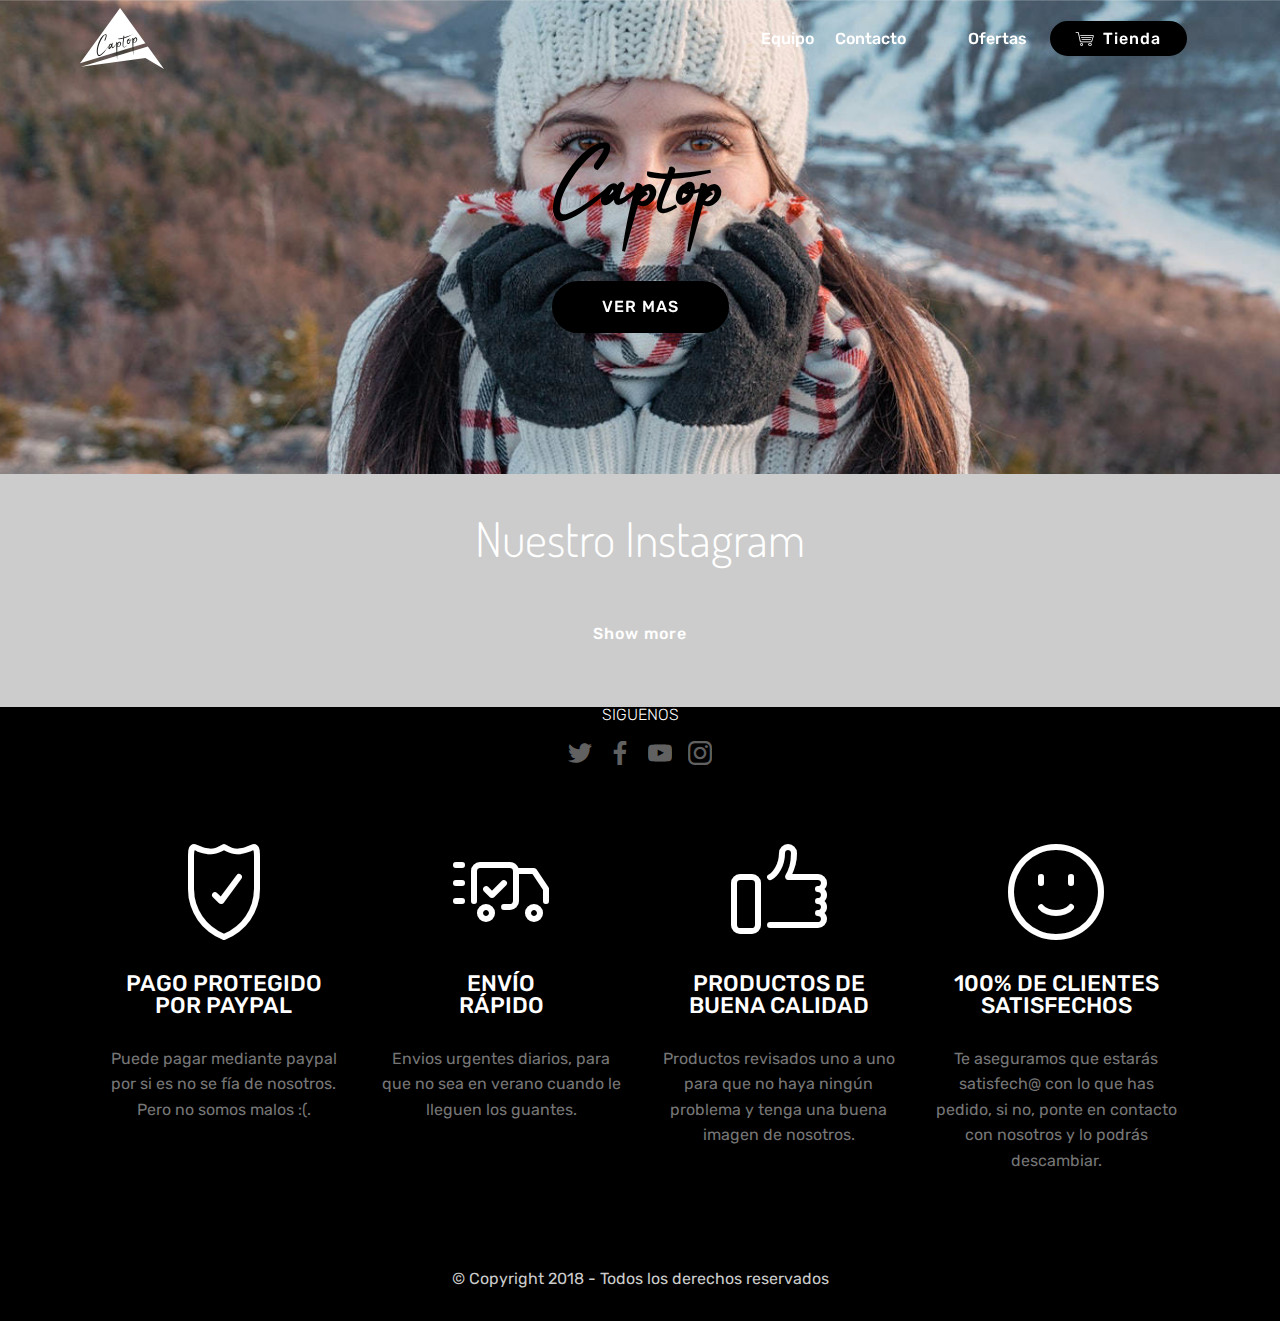
<file: index.html>
<!DOCTYPE html>
<html >
<head>
  <!-- Site made with Mobirise Website Builder v4.6.6, https://mobirise.com -->
  <meta charset="UTF-8">
  <meta http-equiv="X-UA-Compatible" content="IE=edge">
  <meta name="generator" content="Mobirise v4.6.6, mobirise.com">
  <meta name="viewport" content="width=device-width, initial-scale=1, minimum-scale=1">
  <link rel="shortcut icon" href="assets/images/logo1-a.svg" type="image/x-icon">
  <meta name="description" content="">
  <title>Home</title>
  <link rel="stylesheet" href="assets/web/assets/mobirise-icons-bold/mobirise-icons-bold.css">
  <link rel="stylesheet" href="assets/web/assets/mobirise-icons/mobirise-icons.css">
  <link rel="stylesheet" href="assets/tether/tether.min.css">
  <link rel="stylesheet" href="assets/bootstrap/css/bootstrap.min.css">
  <link rel="stylesheet" href="assets/bootstrap/css/bootstrap-grid.min.css">
  <link rel="stylesheet" href="assets/bootstrap/css/bootstrap-reboot.min.css">
  <link rel="stylesheet" href="assets/socicon/css/styles.css">
  <link rel="stylesheet" href="assets/dropdown/css/style.css">
  <link rel="stylesheet" href="assets/style.css">
  <link rel="stylesheet" href="assets/slick.css">
  <link rel="stylesheet" href="assets/theme/css/style.css">
  <link href="assets/fonts/style.css" rel="stylesheet">
  <link rel="stylesheet" href="assets/mobirise/css/mbr-additional.css" type="text/css">
  
  
  
</head>
<body>
  <section class="menu cid-qMobU757o4" once="menu" id="menu1-0">

    

    <nav class="navbar navbar-expand beta-menu navbar-dropdown align-items-center navbar-fixed-top navbar-toggleable-sm bg-color transparent">
        <button class="navbar-toggler navbar-toggler-right" type="button" data-toggle="collapse" data-target="#navbarSupportedContent" aria-controls="navbarSupportedContent" aria-expanded="false" aria-label="Toggle navigation">
            <div class="hamburger">
                <span></span>
                <span></span>
                <span></span>
                <span></span>
            </div>
        </button>
        <div class="menu-logo">
            <div class="navbar-brand">
                <span class="navbar-logo">
                    
                         <a href="index.html"><img src="assets/images/logo1-a.svg" alt="Mobirise" title="" style="height: 3.8rem;"></a>
                    
                </span>
                
            </div>
        </div>
        <div class="collapse navbar-collapse" id="navbarSupportedContent">
            <ul class="navbar-nav nav-dropdown" data-app-modern-menu="true"><li class="nav-item"><a class="nav-link link text-success display-4" href="equipo.html" aria-expanded="false">Equipo</a></li><li class="nav-item"><a class="nav-link link text-success display-4" href="contacto.html" aria-expanded="true">Contacto</a></li><li class="nav-item"><a class="nav-link link text-success display-4" href="https://mobirise.com"></a></li><li class="nav-item"><a class="nav-link link text-success display-4" href="https://mobirise.com"></a></li><li class="nav-item">
                    <a class="nav-link link text-success display-4" href="contacto.html">Ofertas</a>
                </li></ul>
            <div class="navbar-buttons mbr-section-btn"><a class="btn btn-sm btn-primary display-4" href="guantes.html"><span class="mbri-shopping-cart mbr-iconfont mbr-iconfont-btn" style="font-size: 18px;"></span>Tienda
                    </a></div>
        </div>
    </nav>
</section>

<section class="engine"><a href="https://mobirise.ws/b">best free website creator</a></section><section class="header1 cid-qMobXevbai mbr-parallax-background" id="header1-1">

    

    

    <div class="container">
        <div class="row justify-content-md-center">
            <div class="mbr-white col-md-10">
                <h1 class="mbr-section-title align-center mbr-bold pb-3 mbr-fonts-style display-1">
                    Captop</h1>
                
                
                <div class="mbr-section-btn align-center"><a class="btn btn-md btn-primary display-4" href="guantes.html">VER MAS</a></div>
            </div>
        </div>
    </div>

</section>

<section class="mbr-instagram-feed" data-rows="2" data-per-row-slider="" data-spacing="13" data-full-width="" data-token="7300952684.727bfe1.50291f5e155546b3b8cbc38bbb5c5f0c" data-per-row-grid="5" id="instagram-feed-block-5" data-rv-view="5" style="background-color: rgb(0, 0, 0); padding-top: 40px; padding-bottom: 40px;">
    
    <div class="container container_toggle">
        <div class="row">
            <div class="col">
                <div class="inst">
                    <h1 class="inst__title align-center mbr-fonts-style display-2">Nuestro Instagram</h1>
                    <div class="inst__content"></div>
                    <div class="inst__more mbr-section-btn align-center" buttons="0"><a class="btn btn-md btn-primary display-4" href="#">Show more</a></div>
                </div>
            </div>
        </div>
    </div>
</section>

<section once="" class="cid-qMp6RaxOLb" id="footer7-e">

    

    

    <div class="container">
        <div class="media-container-row align-center mbr-white">
            <div class="row row-links">
                <ul class="foot-menu">
                    
                    
                    
                    
                    
                <li class="foot-menu-item mbr-fonts-style display-4">SIGUENOS</li></ul>
            </div>
            <div class="row social-row">
                <div class="social-list align-right pb-2">
                    
                    
                    
                    
                    
                    
                <div class="soc-item">
                        
                            <a href="contacto.html"><span class="mbr-iconfont mbr-iconfont-social socicon-twitter socicon" style="color: rgb(193, 193, 193);"></span></a>
                        
                    </div><div class="soc-item">
                        
                            <a href="contacto.html"><span class="mbr-iconfont mbr-iconfont-social socicon-facebook socicon" style="color: rgb(193, 193, 193);"></span></a>
                        
                    </div><div class="soc-item">
                        
                            <a href="contacto.html"><span class="mbr-iconfont mbr-iconfont-social socicon-youtube socicon" style="color: rgb(193, 193, 193);"></span></a>
                        
                    </div><div class="soc-item">
                        <a href="https://instagram.com/captop_oficial" target="_blank">
                            <span class="mbr-iconfont mbr-iconfont-social socicon-instagram socicon" style="color: rgb(193, 193, 193);"></span>
                        </a>
                    </div></div>
            </div>
            <div class="row row-copirayt">
                <p class="mbr-text mb-0 mbr-fonts-style mbr-white align-center display-7"></p>
            </div>
        </div>
    </div>
</section>

<section class="features1 cid-qMogTEW0zY" id="features1-2">
    
    

    
    <div class="container">
        <div class="media-container-row">

            <div class="card p-3 col-12 col-md-6 col-lg-3">
                <div class="card-img pb-3">
                    <span class="mbr-iconfont mbrib-protect" style="color: rgb(255, 255, 255);"></span>
                </div>
                <div class="card-box">
                    <h4 class="card-title py-3 mbr-fonts-style display-5">PAGO PROTEGIDO<br>POR PAYPAL</h4>
                    <p class="mbr-text mbr-fonts-style display-7">Puede pagar mediante paypal por si es no se fía de nosotros. Pero no somos malos :(.<br></p>
                </div>
            </div>

            <div class="card p-3 col-12 col-md-6 col-lg-3">
                <div class="card-img pb-3">
                    <span class="mbr-iconfont mbrib-delivery" style="color: rgb(255, 255, 255);"></span>
                </div>
                <div class="card-box">
                    <h4 class="card-title py-3 mbr-fonts-style display-5">ENVÍO<br>RÁPIDO</h4>
                    <p class="mbr-text mbr-fonts-style display-7">
                        Envios urgentes diarios, para que no sea en verano cuando le lleguen los guantes.<br></p>
                </div>
            </div>

            <div class="card p-3 col-12 col-md-6 col-lg-3">
                <div class="card-img pb-3">
                    <span class="mbr-iconfont mbrib-like" style="color: rgb(255, 255, 255);"></span>
                </div>
                <div class="card-box">
                    <h4 class="card-title py-3 mbr-fonts-style display-5">PRODUCTOS DE<br>BUENA CALIDAD</h4>
                    <p class="mbr-text mbr-fonts-style display-7">
                        Productos revisados uno a uno para que no haya ningún problema y tenga una buena imagen de nosotros.</p>
                </div>
            </div>

            <div class="card p-3 col-12 col-md-6 col-lg-3">
                <div class="card-img pb-3">
                    <span class="mbr-iconfont mbrib-smile-face" style="color: rgb(255, 255, 255);"></span>
                </div>
                <div class="card-box">
                    <h4 class="card-title py-3 mbr-fonts-style display-5">100% DE CLIENTES SATISFECHOS</h4>
                    <p class="mbr-text mbr-fonts-style display-7">Te aseguramos que estarás satisfech@ con lo que has pedido, si no, ponte en contacto con nosotros y lo podrás descambiar.
                    </p>
                </div>
            </div>

        </div>

    </div>

</section>

<section once="" class="cid-qMp7Tdy7Ja" id="footer6-f">

    

    

    <div class="container">
        <div class="media-container-row align-center mbr-white">
            <div class="col-12">
                <p class="mbr-text mb-0 mbr-fonts-style display-7">
                    © Copyright 2018 - Todos los derechos reservados</p>
            </div>
        </div>
    </div>
</section>


  <script src="assets/web/assets/jquery/jquery.min.js"></script>
  <script src="assets/tether/tether.min.js"></script>
  <script src="assets/popper/popper.min.js"></script>
  <script src="assets/bootstrap/js/bootstrap.min.js"></script>
  <script src="assets/smoothscroll/smooth-scroll.js"></script>
  <script src="assets/touchswipe/jquery.touch-swipe.min.js"></script>
  <script src="assets/parallax/jarallax.min.js"></script>
  <script src="assets/dropdown/js/script.min.js"></script>
  <script src="assets/index.js"></script>
  <script src="assets/slick.min.js"></script>
  <script src="assets/theme/js/script.js"></script>
  
  
</body>
</html>
</file>
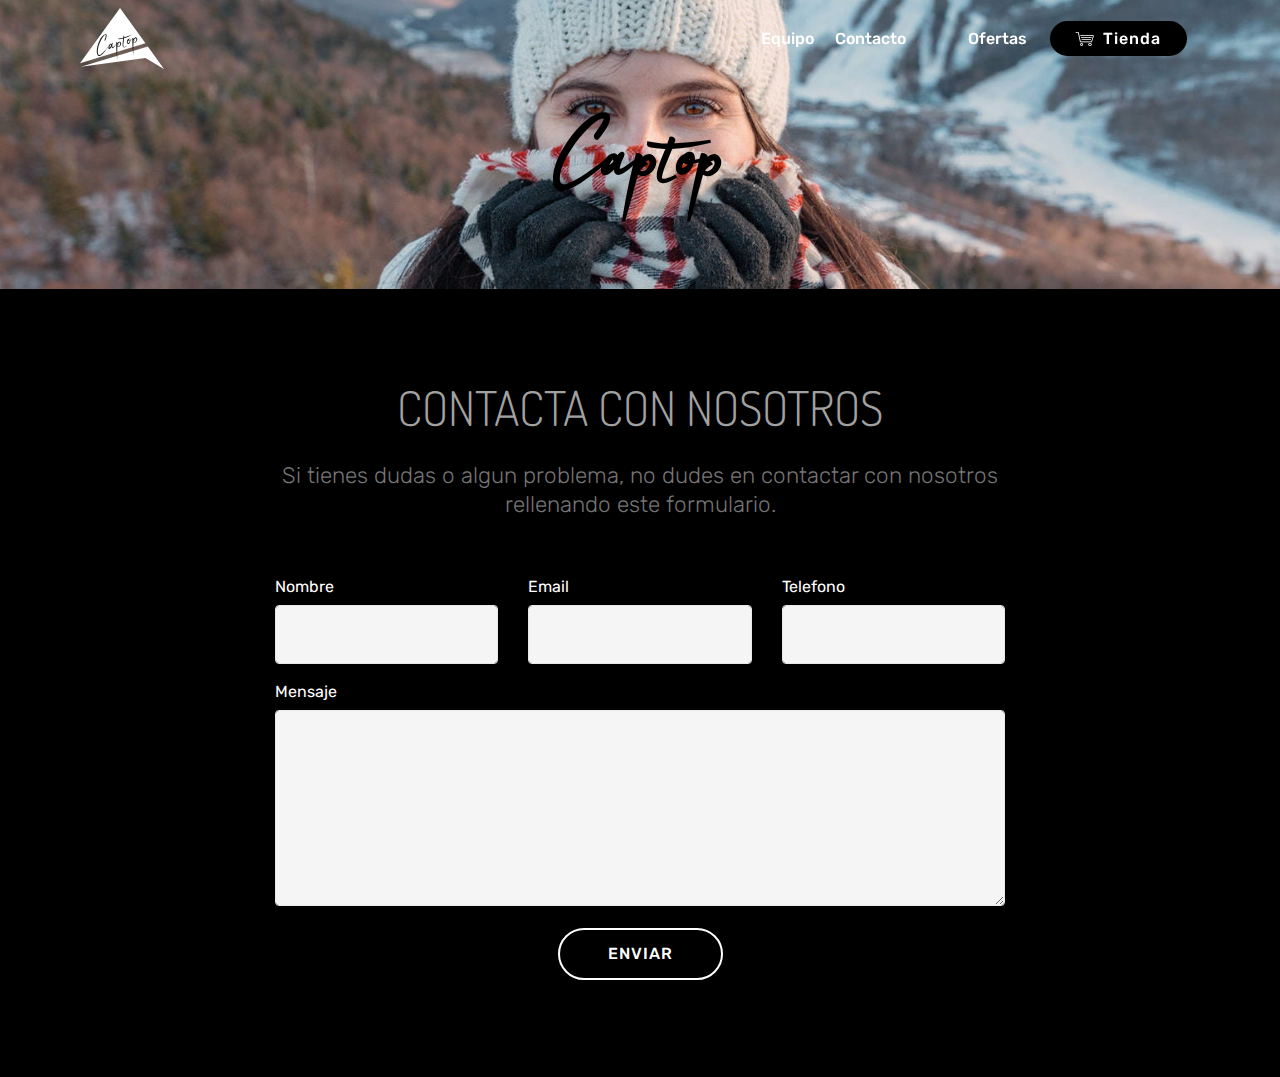
<file: contacto.html>
<!DOCTYPE html>
<html >
<head>
  <!-- Site made with Mobirise Website Builder v4.6.6, https://mobirise.com -->
  <meta charset="UTF-8">
  <meta http-equiv="X-UA-Compatible" content="IE=edge">
  <meta name="generator" content="Mobirise v4.6.6, mobirise.com">
  <meta name="viewport" content="width=device-width, initial-scale=1, minimum-scale=1">
  <link rel="shortcut icon" href="assets/images/logo1-a.svg" type="image/x-icon">
  <meta name="description" content="">
  <title>Contacto</title>
  <link rel="stylesheet" href="assets/web/assets/mobirise-icons/mobirise-icons.css">
  <link rel="stylesheet" href="assets/tether/tether.min.css">
  <link rel="stylesheet" href="assets/bootstrap/css/bootstrap.min.css">
  <link rel="stylesheet" href="assets/bootstrap/css/bootstrap-grid.min.css">
  <link rel="stylesheet" href="assets/bootstrap/css/bootstrap-reboot.min.css">
  <link rel="stylesheet" href="assets/dropdown/css/style.css">
  <link rel="stylesheet" href="assets/theme/css/style.css">
  <link href="assets/fonts/style.css" rel="stylesheet">
  <link rel="stylesheet" href="assets/mobirise/css/mbr-additional.css" type="text/css">
  
  
  
</head>
<body>
  <section class="menu cid-qMp9y1ImsM" once="menu" id="menu1-g">

    

    <nav class="navbar navbar-expand beta-menu navbar-dropdown align-items-center navbar-fixed-top navbar-toggleable-sm bg-color transparent">
        <button class="navbar-toggler navbar-toggler-right" type="button" data-toggle="collapse" data-target="#navbarSupportedContent" aria-controls="navbarSupportedContent" aria-expanded="false" aria-label="Toggle navigation">
            <div class="hamburger">
                <span></span>
                <span></span>
                <span></span>
                <span></span>
            </div>
        </button>
        <div class="menu-logo">
            <div class="navbar-brand">
                <span class="navbar-logo">
                    
                         <a href="index.html"><img src="assets/images/logo1-a.svg" alt="Mobirise" title="" style="height: 3.8rem;"></a>
                    
                </span>
                
            </div>
        </div>
        <div class="collapse navbar-collapse" id="navbarSupportedContent">
            <ul class="navbar-nav nav-dropdown" data-app-modern-menu="true"><li class="nav-item"><a class="nav-link link text-success display-4" href="equipo.html" aria-expanded="false">Equipo</a></li><li class="nav-item"><a class="nav-link link text-success display-4" href="contacto.html" aria-expanded="true">Contacto</a></li><li class="nav-item"><a class="nav-link link text-success display-4" href="https://mobirise.com"></a></li><li class="nav-item"><a class="nav-link link text-success display-4" href="https://mobirise.com"></a></li><li class="nav-item">
                    <a class="nav-link link text-success display-4" href="contacto.html">Ofertas</a>
                </li></ul>
            <div class="navbar-buttons mbr-section-btn"><a class="btn btn-sm btn-primary display-4" href="guantes.html"><span class="mbri-shopping-cart mbr-iconfont mbr-iconfont-btn" style="font-size: 18px;"></span>Tienda
                    </a></div>
        </div>
    </nav>
</section>

<section class="engine"><a href="https://mobirise.ws/h">make your own website</a></section><section class="header1 cid-qMp9y2sb4Q mbr-parallax-background" id="header1-h">

    

    

    <div class="container">
        <div class="row justify-content-md-center">
            <div class="mbr-white col-md-10">
                <h1 class="mbr-section-title align-center mbr-bold pb-3 mbr-fonts-style display-1">
                    Captop</h1>
                
                
                
            </div>
        </div>
    </div>

</section>

<section class="mbr-section form1 cid-qMp9KgMNsr" id="form1-k">

    

    
    <div class="container">
        <div class="row justify-content-center">
            <div class="title col-12 col-lg-8">
                <h2 class="mbr-section-title align-center pb-3 mbr-fonts-style display-2">
                    CONTACTA CON NOSOTROS</h2>
                <h3 class="mbr-section-subtitle align-center mbr-light pb-3 mbr-fonts-style display-5">Si tienes dudas o algun problema, no dudes en contactar con nosotros rellenando este formulario.</h3>
            </div>
        </div>
    </div>
    <div class="container">
        <div class="row justify-content-center">
            <div class="media-container-column col-lg-8" data-form-type="formoid">
                    <div data-form-alert="" hidden="">Gracias por contactar con nosotros, le responderemos lo antes posible. :)</div>
            
                    <form class="mbr-form" action="https://mobirise.com/" method="post" data-form-title="Mobirise Form"><input type="hidden" name="email" data-form-email="true" value="qs2idkwNQS1ZqyRqy2X1KS6iH2EGs90shu04c8u/aGRDJ67RhQLSl5pSYK5AImE9CVCZevP9FJlWInyGRtcQL7wOMoRb21kZ7KrnRCTf+9TfsR7oTtQpL+Jr8/EKVoL/" data-form-field="Email">
                        <div class="row row-sm-offset">
                            <div class="col-md-4 multi-horizontal" data-for="name">
                                <div class="form-group">
                                    <label class="form-control-label mbr-fonts-style display-7" for="name-form1-k">Nombre</label>
                                    <input type="text" class="form-control" name="name" data-form-field="Name" required="" id="name-form1-k">
                                </div>
                            </div>
                            <div class="col-md-4 multi-horizontal" data-for="email">
                                <div class="form-group">
                                    <label class="form-control-label mbr-fonts-style display-7" for="email-form1-k">Email</label>
                                    <input type="email" class="form-control" name="email" data-form-field="Email" required="" id="email-form1-k">
                                </div>
                            </div>
                            <div class="col-md-4 multi-horizontal" data-for="phone">
                                <div class="form-group">
                                    <label class="form-control-label mbr-fonts-style display-7" for="phone-form1-k">Telefono</label>
                                    <input type="tel" class="form-control" name="phone" data-form-field="Phone" id="phone-form1-k">
                                </div>
                            </div>
                        </div>
                        <div class="form-group" data-for="message">
                            <label class="form-control-label mbr-fonts-style display-7" for="message-form1-k">Mensaje</label>
                            <textarea type="text" class="form-control" name="message" rows="7" data-form-field="Message" id="message-form1-k"></textarea>
                        </div>
            
                        <span class="input-group-btn"><button href="" type="submit" class="btn btn-form btn-white-outline display-4">ENVIAR</button></span>
                    </form>
            </div>
        </div>
    </div>
</section>


  <script src="assets/web/assets/jquery/jquery.min.js"></script>
  <script src="assets/popper/popper.min.js"></script>
  <script src="assets/tether/tether.min.js"></script>
  <script src="assets/bootstrap/js/bootstrap.min.js"></script>
  <script src="assets/dropdown/js/script.min.js"></script>
  <script src="assets/touchswipe/jquery.touch-swipe.min.js"></script>
  <script src="assets/parallax/jarallax.min.js"></script>
  <script src="assets/smoothscroll/smooth-scroll.js"></script>
  <script src="assets/theme/js/script.js"></script>
  <script src="assets/formoid/formoid.min.js"></script>
  
  
</body>
</html>
</file>
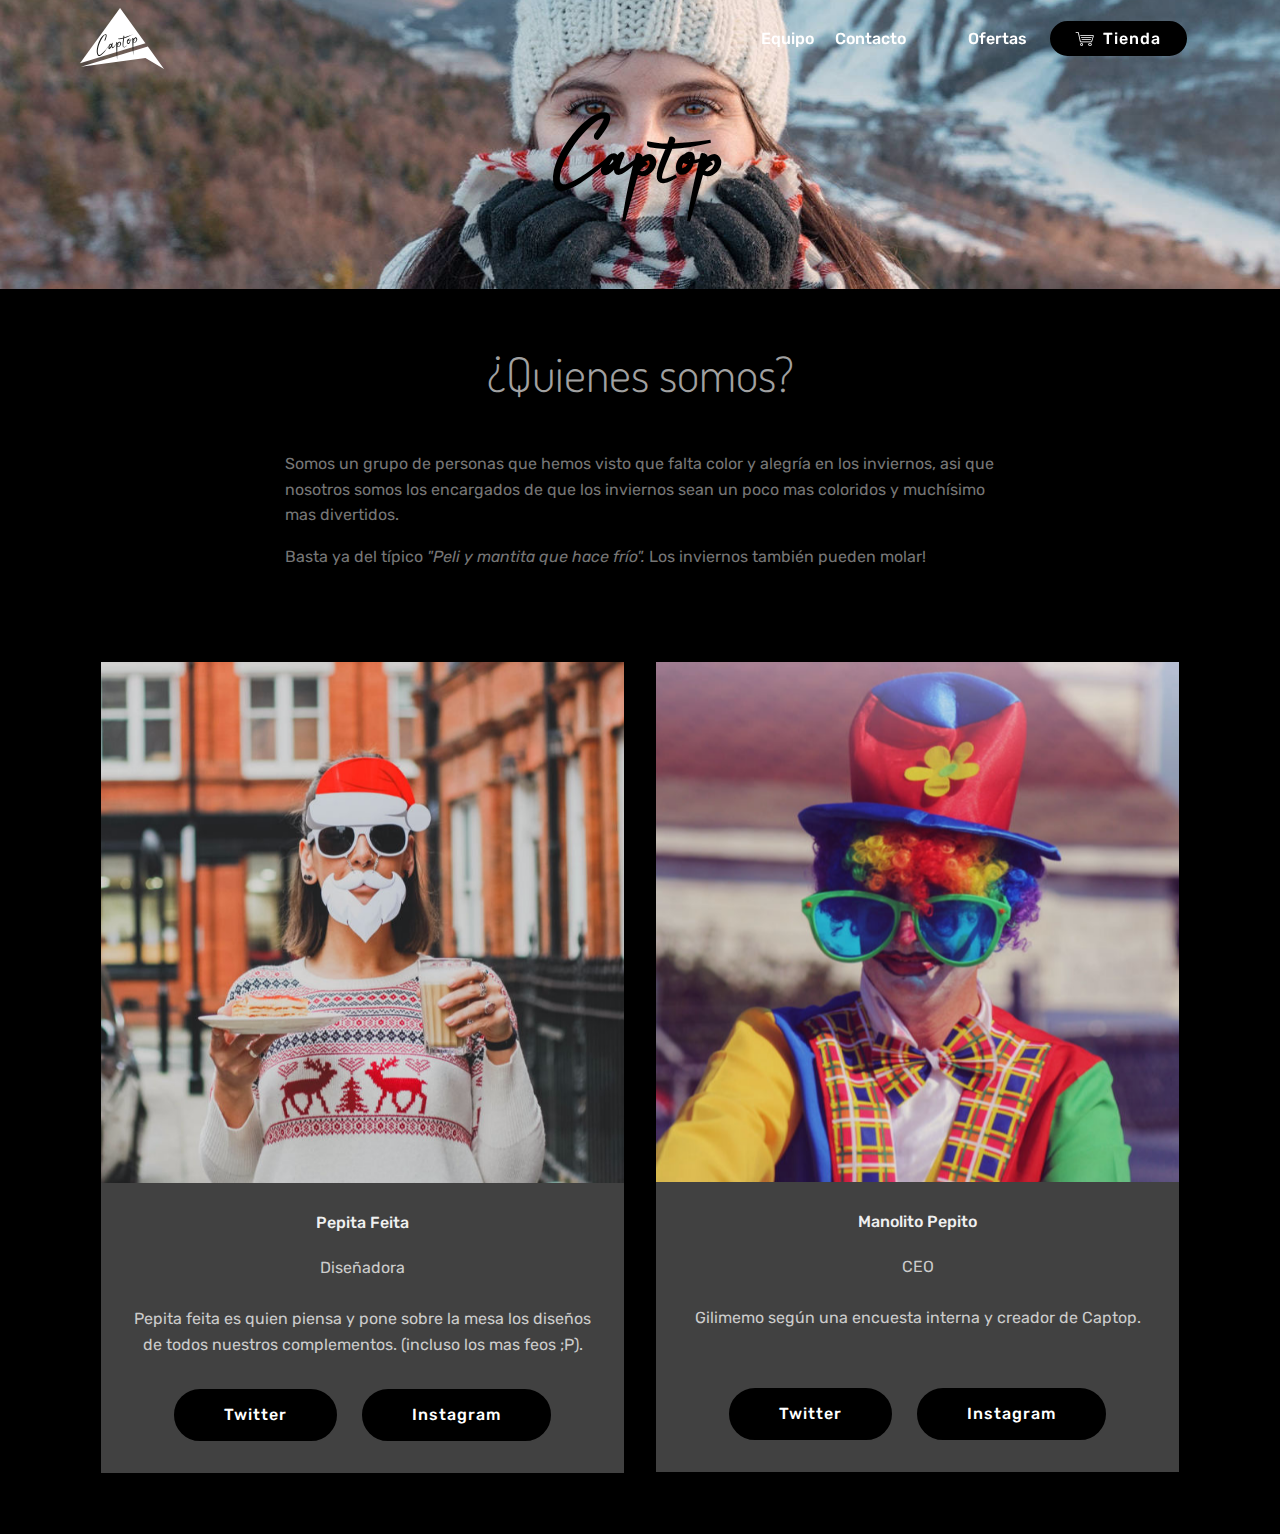
<file: equipo.html>
<!DOCTYPE html>
<html >
<head>
  <!-- Site made with Mobirise Website Builder v4.6.6, https://mobirise.com -->
  <meta charset="UTF-8">
  <meta http-equiv="X-UA-Compatible" content="IE=edge">
  <meta name="generator" content="Mobirise v4.6.6, mobirise.com">
  <meta name="viewport" content="width=device-width, initial-scale=1, minimum-scale=1">
  <link rel="shortcut icon" href="assets/images/logo1-a.svg" type="image/x-icon">
  <meta name="description" content="">
  <title>Equipo</title>
  <link rel="stylesheet" href="assets/web/assets/mobirise-icons/mobirise-icons.css">
  <link rel="stylesheet" href="assets/tether/tether.min.css">
  <link rel="stylesheet" href="assets/bootstrap/css/bootstrap.min.css">
  <link rel="stylesheet" href="assets/bootstrap/css/bootstrap-grid.min.css">
  <link rel="stylesheet" href="assets/bootstrap/css/bootstrap-reboot.min.css">
  <link rel="stylesheet" href="assets/dropdown/css/style.css">
  <link rel="stylesheet" href="assets/theme/css/style.css">
  <link href="assets/fonts/style.css" rel="stylesheet">
  <link rel="stylesheet" href="assets/mobirise/css/mbr-additional.css" type="text/css">
  
  
  
</head>
<body>
  <section class="menu cid-qMEzHTfYta" once="menu" id="menu1-r">

    

    <nav class="navbar navbar-expand beta-menu navbar-dropdown align-items-center navbar-fixed-top navbar-toggleable-sm bg-color transparent">
        <button class="navbar-toggler navbar-toggler-right" type="button" data-toggle="collapse" data-target="#navbarSupportedContent" aria-controls="navbarSupportedContent" aria-expanded="false" aria-label="Toggle navigation">
            <div class="hamburger">
                <span></span>
                <span></span>
                <span></span>
                <span></span>
            </div>
        </button>
        <div class="menu-logo">
            <div class="navbar-brand">
                <span class="navbar-logo">
                    
                         <a href="index.html"><img src="assets/images/logo1-a.svg" alt="Mobirise" title="" style="height: 3.8rem;"></a>
                    
                </span>
                
            </div>
        </div>
        <div class="collapse navbar-collapse" id="navbarSupportedContent">
            <ul class="navbar-nav nav-dropdown" data-app-modern-menu="true"><li class="nav-item"><a class="nav-link link text-success display-4" href="equipo.html" aria-expanded="false">Equipo</a></li><li class="nav-item"><a class="nav-link link text-success display-4" href="contacto.html" aria-expanded="true">Contacto</a></li><li class="nav-item"><a class="nav-link link text-success display-4" href="https://mobirise.com"></a></li><li class="nav-item"><a class="nav-link link text-success display-4" href="https://mobirise.com"></a></li><li class="nav-item">
                    <a class="nav-link link text-success display-4" href="contacto.html">Ofertas</a>
                </li></ul>
            <div class="navbar-buttons mbr-section-btn"><a class="btn btn-sm btn-primary display-4" href="guantes.html"><span class="mbri-shopping-cart mbr-iconfont mbr-iconfont-btn" style="font-size: 18px;"></span>Tienda
                    </a></div>
        </div>
    </nav>
</section>

<section class="engine"><a href="https://mobirise.ws/d">best website software</a></section><section class="header1 cid-qMEzHTWpF9 mbr-parallax-background" id="header1-s">

    

    

    <div class="container">
        <div class="row justify-content-md-center">
            <div class="mbr-white col-md-10">
                <h1 class="mbr-section-title align-center mbr-bold pb-3 mbr-fonts-style display-1">
                    Captop</h1>
                
                
                
            </div>
        </div>
    </div>

</section>

<section class="mbr-section content4 cid-qMEBI4OxUT" id="content4-w">

    

    <div class="container">
        <div class="media-container-row">
            <div class="title col-12 col-md-8">
                <h2 class="align-center pb-3 mbr-fonts-style display-2">¿Quienes somos?</h2>
                
                
            </div>
        </div>
    </div>
</section>

<section class="mbr-section article content1 cid-qMEzO7T8FV" id="content1-u">
    
     

    <div class="container">
        <div class="media-container-row">
            <div class="mbr-text col-12 col-md-8 mbr-fonts-style display-7"><p>Somos un grupo de personas que hemos visto que falta color y alegría en los inviernos, asi que nosotros somos los encargados de que los inviernos sean un poco mas coloridos y muchísimo mas divertidos.</p><p>Basta ya del típico <em>"Peli y mantita que hace frío". </em>Los inviernos también pueden molar!</p></div>
        </div>
    </div>
</section>

<section class="features3 cid-qMEzX3zCs6" id="features3-v">

    

    
    <div class="container">
        <div class="media-container-row">
            <div class="card p-3 col-12 col-md-6">
                <div class="card-wrapper">
                    <div class="card-img">
                        <img src="assets/images/mbr-1046x781.jpg" alt="Mobirise" title="">
                    </div>
                    <div class="card-box">
                        <h4 class="card-title mbr-fonts-style display-7">Pepita Feita</h4>
                        <p class="mbr-text mbr-fonts-style display-7">Diseñadora<br><br>Pepita feita es quien piensa y pone sobre la mesa los diseños de todos nuestros complementos. (incluso los mas feos ;P).</p>
                    </div>
                    <div class="mbr-section-btn text-center"><a href="equipo.html" class="btn btn-primary display-4">Twitter</a> <a href="equipo.html" class="btn btn-primary display-4">Instagram</a></div>
                </div>
            </div>

            <div class="card p-3 col-12 col-md-6">
                <div class="card-wrapper">
                    <div class="card-img">
                        <img src="assets/images/mbr-1-1046x697.jpg" alt="Mobirise" title="">
                    </div>
                    <div class="card-box">
                        <h4 class="card-title mbr-fonts-style display-7">
                            Manolito Pepito</h4>
                        <p class="mbr-text mbr-fonts-style display-7">CEO<br><br>Gilimemo según una encuesta interna y creador de Captop.<br><br></p>
                    </div>
                    <div class="mbr-section-btn text-center"><a href="equipo.html" class="btn btn-primary display-4">Twitter</a> <a href="equipo.html" class="btn btn-primary display-4">Instagram</a></div>
                </div>
            </div>

            

            
        </div>
    </div>
</section>


  <script src="assets/web/assets/jquery/jquery.min.js"></script>
  <script src="assets/popper/popper.min.js"></script>
  <script src="assets/tether/tether.min.js"></script>
  <script src="assets/bootstrap/js/bootstrap.min.js"></script>
  <script src="assets/smoothscroll/smooth-scroll.js"></script>
  <script src="assets/dropdown/js/script.min.js"></script>
  <script src="assets/touchswipe/jquery.touch-swipe.min.js"></script>
  <script src="assets/parallax/jarallax.min.js"></script>
  <script src="assets/theme/js/script.js"></script>
  
  
</body>
</html>
</file>
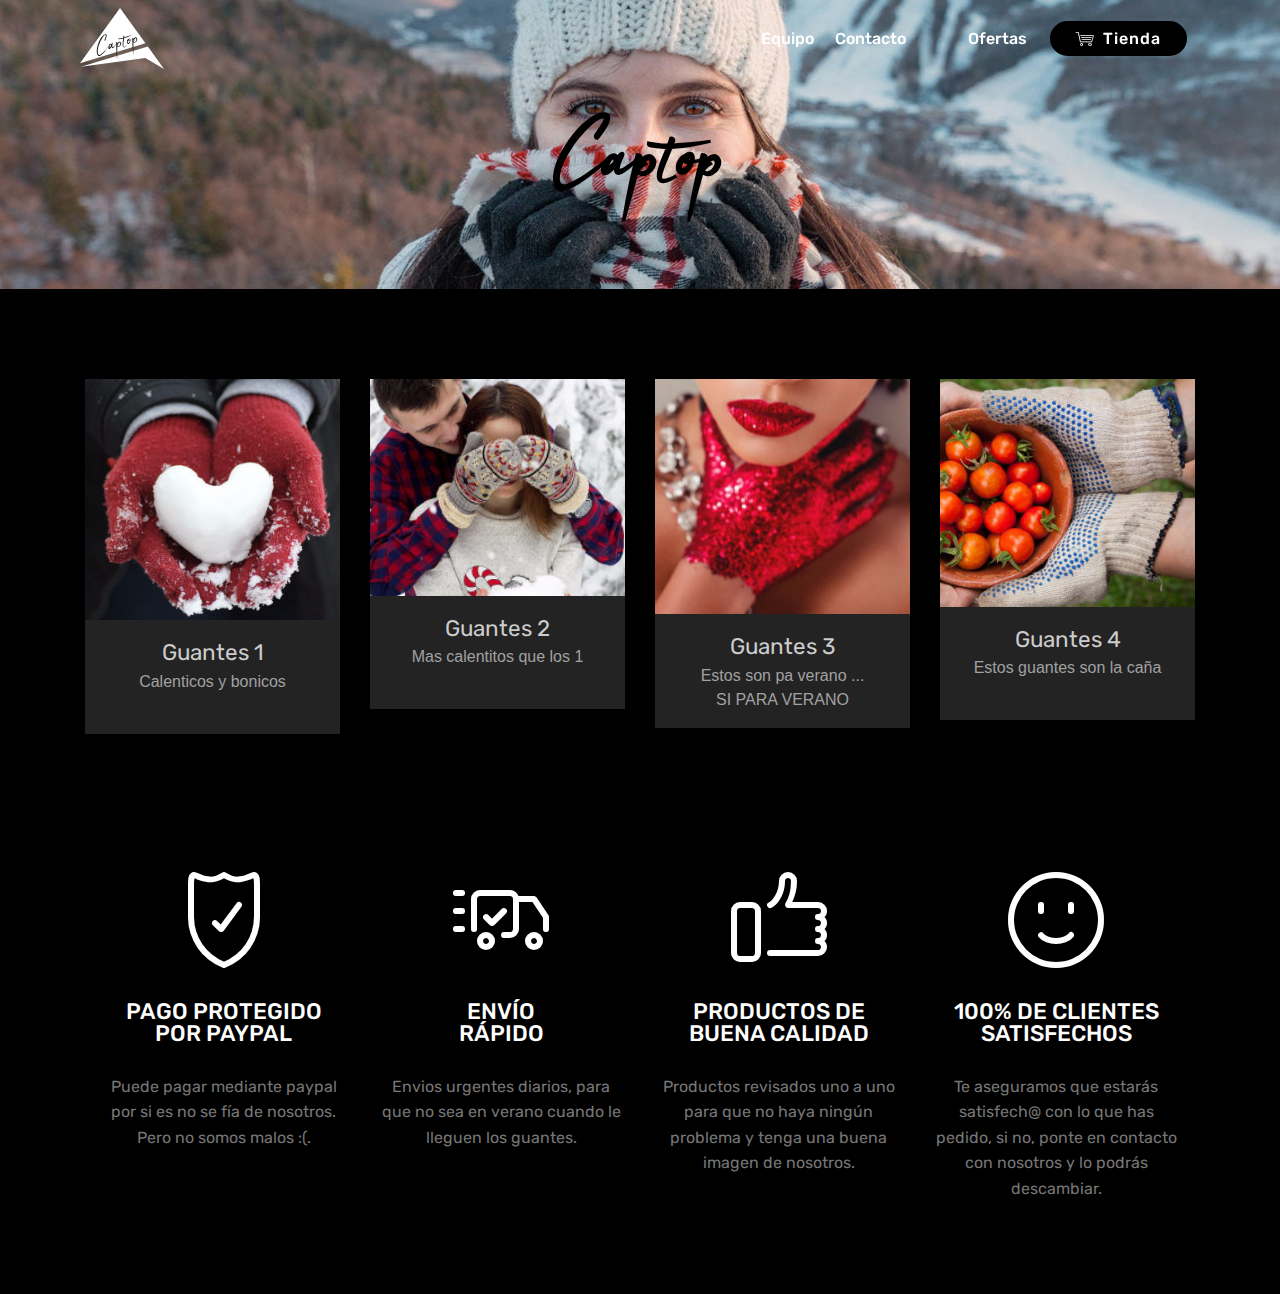
<file: guantes.html>
<!DOCTYPE html>
<html >
<head>
  <!-- Site made with Mobirise Website Builder v4.6.6, https://mobirise.com -->
  <meta charset="UTF-8">
  <meta http-equiv="X-UA-Compatible" content="IE=edge">
  <meta name="generator" content="Mobirise v4.6.6, mobirise.com">
  <meta name="viewport" content="width=device-width, initial-scale=1, minimum-scale=1">
  <link rel="shortcut icon" href="assets/images/logo1-a.svg" type="image/x-icon">
  <meta name="description" content="">
  <title>Guantes</title>
  <link rel="stylesheet" href="assets/web/assets/mobirise-icons-bold/mobirise-icons-bold.css">
  <link rel="stylesheet" href="assets/web/assets/mobirise-icons/mobirise-icons.css">
  <link rel="stylesheet" href="assets/tether/tether.min.css">
  <link rel="stylesheet" href="assets/bootstrap/css/bootstrap.min.css">
  <link rel="stylesheet" href="assets/bootstrap/css/bootstrap-grid.min.css">
  <link rel="stylesheet" href="assets/bootstrap/css/bootstrap-reboot.min.css">
  <link rel="stylesheet" href="assets/socicon/css/styles.css">
  <link rel="stylesheet" href="assets/dropdown/css/style.css">
  <link rel="stylesheet" href="assets/theme/css/style.css">
  <link href="assets/fonts/style.css" rel="stylesheet">
  <link rel="stylesheet" href="assets/mobirise/css/mbr-additional.css" type="text/css">
  
  
  
</head>
<body>
  <section class="menu cid-qMp6c8fF0a" once="menu" id="menu1-8">

    

    <nav class="navbar navbar-expand beta-menu navbar-dropdown align-items-center navbar-fixed-top navbar-toggleable-sm bg-color transparent">
        <button class="navbar-toggler navbar-toggler-right" type="button" data-toggle="collapse" data-target="#navbarSupportedContent" aria-controls="navbarSupportedContent" aria-expanded="false" aria-label="Toggle navigation">
            <div class="hamburger">
                <span></span>
                <span></span>
                <span></span>
                <span></span>
            </div>
        </button>
        <div class="menu-logo">
            <div class="navbar-brand">
                <span class="navbar-logo">
                    
                         <a href="index.html"><img src="assets/images/logo1-a.svg" alt="Mobirise" title="" style="height: 3.8rem;"></a>
                    
                </span>
                
            </div>
        </div>
        <div class="collapse navbar-collapse" id="navbarSupportedContent">
            <ul class="navbar-nav nav-dropdown" data-app-modern-menu="true"><li class="nav-item"><a class="nav-link link text-success display-4" href="equipo.html" aria-expanded="false">Equipo</a></li><li class="nav-item"><a class="nav-link link text-success display-4" href="contacto.html" aria-expanded="true">Contacto</a></li><li class="nav-item"><a class="nav-link link text-success display-4" href="https://mobirise.com"></a></li><li class="nav-item"><a class="nav-link link text-success display-4" href="https://mobirise.com"></a></li><li class="nav-item">
                    <a class="nav-link link text-success display-4" href="contacto.html">Ofertas</a>
                </li></ul>
            <div class="navbar-buttons mbr-section-btn"><a class="btn btn-sm btn-primary display-4" href="guantes.html"><span class="mbri-shopping-cart mbr-iconfont mbr-iconfont-btn" style="font-size: 18px;"></span>Tienda
                    </a></div>
        </div>
    </nav>
</section>

<section class="engine"><a href="https://mobirise.ws/e">best website development software</a></section><section class="header1 cid-qMp6c8O4J5 mbr-parallax-background" id="header1-9">

    

    

    <div class="container">
        <div class="row justify-content-md-center">
            <div class="mbr-white col-md-10">
                <h1 class="mbr-section-title align-center mbr-bold pb-3 mbr-fonts-style display-1">
                    Captop</h1>
                
                
                
            </div>
        </div>
    </div>

</section>

<section class="features16 cid-qMp6Bfcqly" id="features16-d">
    
    
    
    <div class="container align-center">
        
        
        <div class="row media-row">
            
        <div class="team-item col-lg-3 col-md-6">
                <div class="item-image">
                    <img src="assets/images/mbr-510x340.jpg" alt="" title="">
                </div>
                <div class="item-caption py-3">
                    <div class="item-name px-2">
                        <p class="mbr-fonts-style display-5">Guantes 1</p>
                    </div>
                    <div class="item-role px-2">
                        <p>Calenticos y bonicos<br><br></p>
                    </div>
                    
                </div>
            </div><div class="team-item col-lg-3 col-md-6">
                <div class="item-image">
                    <img src="assets/images/mbr-1-510x340.jpg" alt="" title="">
                </div>
                <div class="item-caption py-3">
                    <div class="item-name px-2">
                        <p class="mbr-fonts-style display-5">
                           Guantes 2</p>
                    </div>
                    <div class="item-role px-2">
                        <p>Mas calentitos que los 1<br><br></p>
                    </div>
                    
                </div>
            </div><div class="team-item col-lg-3 col-md-6">
                <div class="item-image">
                    <img src="assets/images/mbr-510x765.jpg" alt="" title="">
                </div>
                <div class="item-caption py-3">
                    <div class="item-name px-2">
                        <p class="mbr-fonts-style display-5">Guantes 3</p>
                    </div>
                    <div class="item-role px-2">
                        <p>Estos son pa verano ...<br> SI PARA VERANO</p>
                    </div>
                    
                </div>
            </div><div class="team-item col-lg-3 col-md-6">
                <div class="item-image">
                    <img src="assets/images/mbr-2-510x340.jpg" alt="" title="">
                </div>
                <div class="item-caption py-3">
                    <div class="item-name px-2">
                        <p class="mbr-fonts-style display-5">
                           Guantes 4</p>
                    </div>
                    <div class="item-role px-2">
                        <p>Estos guantes son la caña<br><br></p>
                    </div>
                    
                </div>
            </div></div>    
    </div>
</section>

<section class="features1 cid-qMp6c9KyeG" id="features1-b">
    
    

    
    <div class="container">
        <div class="media-container-row">

            <div class="card p-3 col-12 col-md-6 col-lg-3">
                <div class="card-img pb-3">
                    <span class="mbr-iconfont mbrib-protect" style="color: rgb(255, 255, 255);"></span>
                </div>
                <div class="card-box">
                    <h4 class="card-title py-3 mbr-fonts-style display-5">PAGO PROTEGIDO<br>POR PAYPAL</h4>
                    <p class="mbr-text mbr-fonts-style display-7">Puede pagar mediante paypal por si es no se fía de nosotros. Pero no somos malos :(.<br></p>
                </div>
            </div>

            <div class="card p-3 col-12 col-md-6 col-lg-3">
                <div class="card-img pb-3">
                    <span class="mbr-iconfont mbrib-delivery" style="color: rgb(255, 255, 255);"></span>
                </div>
                <div class="card-box">
                    <h4 class="card-title py-3 mbr-fonts-style display-5">ENVÍO<br>RÁPIDO</h4>
                    <p class="mbr-text mbr-fonts-style display-7">
                        Envios urgentes diarios, para que no sea en verano cuando le lleguen los guantes.<br></p>
                </div>
            </div>

            <div class="card p-3 col-12 col-md-6 col-lg-3">
                <div class="card-img pb-3">
                    <span class="mbr-iconfont mbrib-like" style="color: rgb(255, 255, 255);"></span>
                </div>
                <div class="card-box">
                    <h4 class="card-title py-3 mbr-fonts-style display-5">PRODUCTOS DE<br>BUENA CALIDAD</h4>
                    <p class="mbr-text mbr-fonts-style display-7">
                        Productos revisados uno a uno para que no haya ningún problema y tenga una buena imagen de nosotros.</p>
                </div>
            </div>

            <div class="card p-3 col-12 col-md-6 col-lg-3">
                <div class="card-img pb-3">
                    <span class="mbr-iconfont mbrib-smile-face" style="color: rgb(255, 255, 255);"></span>
                </div>
                <div class="card-box">
                    <h4 class="card-title py-3 mbr-fonts-style display-5">100% DE CLIENTES SATISFECHOS</h4>
                    <p class="mbr-text mbr-fonts-style display-7">Te aseguramos que estarás satisfech@ con lo que has pedido, si no, ponte en contacto con nosotros y lo podrás descambiar.
                    </p>
                </div>
            </div>

        </div>

    </div>

</section>


  <script src="assets/web/assets/jquery/jquery.min.js"></script>
  <script src="assets/tether/tether.min.js"></script>
  <script src="assets/popper/popper.min.js"></script>
  <script src="assets/bootstrap/js/bootstrap.min.js"></script>
  <script src="assets/smoothscroll/smooth-scroll.js"></script>
  <script src="assets/touchswipe/jquery.touch-swipe.min.js"></script>
  <script src="assets/parallax/jarallax.min.js"></script>
  <script src="assets/dropdown/js/script.min.js"></script>
  <script src="assets/theme/js/script.js"></script>
  
  
</body>
</html>
</file>
<file: assets/web/assets/mobirise-icons-bold/mobirise-icons-bold.css>
@font-face {
  font-family: 'mobirise-icons-bold';
  src:  url('mobirise-icons-bold.eot?m1l4yr');
  src:  url('mobirise-icons-bold.eot?m1l4yr#iefix') format('embedded-opentype'),
    url('mobirise-icons-bold.ttf?m1l4yr') format('truetype'),
    url('mobirise-icons-bold.woff?m1l4yr') format('woff'),
    url('mobirise-icons-bold.svg?m1l4yr#mobirise-icons-bold') format('svg');
  font-weight: normal;
  font-style: normal;
}

[class^="mbrib-"], [class*="mbrib-"] {
  /* use !important to prevent issues with browser extensions that change fonts */
  font-family: 'mobirise-icons-bold' !important;
  speak: none;
  font-style: normal;
  font-weight: normal;
  font-variant: normal;
  text-transform: none;
  line-height: 1;

  /* Better Font Rendering =========== */
  -webkit-font-smoothing: antialiased;
  -moz-osx-font-smoothing: grayscale;
}

.mbrib-add-submenu:before {
  content: "\e900";
}
.mbrib-alert:before {
  content: "\e901";
}
.mbrib-align-center:before {
  content: "\e902";
}
.mbrib-align-justify:before {
  content: "\e903";
}
.mbrib-align-left:before {
  content: "\e904";
}
.mbrib-align-right:before {
  content: "\e905";
}
.mbrib-android:before {
  content: "\e906";
}
.mbrib-apple:before {
  content: "\e907";
}
.mbrib-arrow-down:before {
  content: "\e908";
}
.mbrib-arrow-next:before {
  content: "\e909";
}
.mbrib-arrow-prev:before {
  content: "\e90a";
}
.mbrib-arrow-up:before {
  content: "\e90b";
}
.mbrib-bold:before {
  content: "\e90c";
}
.mbrib-bookmark:before {
  content: "\e90d";
}
.mbrib-bootstrap:before {
  content: "\e90e";
}
.mbrib-briefcase:before {
  content: "\e90f";
}
.mbrib-browse:before {
  content: "\e910";
}
.mbrib-bulleted-list:before {
  content: "\e911";
}
.mbrib-calendar:before {
  content: "\e912";
}
.mbrib-camera:before {
  content: "\e913";
}
.mbrib-cart-add:before {
  content: "\e914";
}
.mbrib-cart-full:before {
  content: "\e915";
}
.mbrib-cash:before {
  content: "\e916";
}
.mbrib-change-style:before {
  content: "\e917";
}
.mbrib-chat:before {
  content: "\e918";
}
.mbrib-clock:before {
  content: "\e919";
}
.mbrib-close:before {
  content: "\e91a";
}
.mbrib-cloud:before {
  content: "\e91b";
}
.mbrib-code:before {
  content: "\e91c";
}
.mbrib-contact-form:before {
  content: "\e91d";
}
.mbrib-credit-card:before {
  content: "\e91e";
}
.mbrib-cursor-click:before {
  content: "\e91f";
}
.mbrib-cust-feedback:before {
  content: "\e920";
}
.mbrib-database:before {
  content: "\e921";
}
.mbrib-delivery:before {
  content: "\e922";
}
.mbrib-desktop:before {
  content: "\e923";
}
.mbrib-devices:before {
  content: "\e924";
}
.mbrib-down:before {
  content: "\e925";
}
.mbrib-download:before {
  content: "\e926";
}
.mbrib-drag-n-drop:before {
  content: "\e927";
}
.mbrib-drag-n-drop2:before {
  content: "\e928";
}
.mbrib-edit:before {
  content: "\e929";
}
.mbrib-edit2:before {
  content: "\e92a";
}
.mbrib-error:before {
  content: "\e92b";
}
.mbrib-extension:before {
  content: "\e92c";
}
.mbrib-features:before {
  content: "\e92d";
}
.mbrib-file:before {
  content: "\e92e";
}
.mbrib-flag:before {
  content: "\e92f";
}
.mbrib-folder:before {
  content: "\e930";
}
.mbrib-gift:before {
  content: "\e931";
}
.mbrib-github:before {
  content: "\e932";
}
.mbrib-globe-2:before {
  content: "\e933";
}
.mbrib-globe:before {
  content: "\e934";
}
.mbrib-growing-chart:before {
  content: "\e935";
}
.mbrib-hearth:before {
  content: "\e936";
}
.mbrib-help:before {
  content: "\e937";
}
.mbrib-home:before {
  content: "\e938";
}
.mbrib-hot-cup:before {
  content: "\e939";
}
.mbrib-idea:before {
  content: "\e93a";
}
.mbrib-image-gallery:before {
  content: "\e93b";
}
.mbrib-image-slider:before {
  content: "\e93c";
}
.mbrib-info:before {
  content: "\e93d";
}
.mbrib-italic:before {
  content: "\e93e";
}
.mbrib-key:before {
  content: "\e93f";
}
.mbrib-laptop:before {
  content: "\e940";
}
.mbrib-layers:before {
  content: "\e941";
}
.mbrib-left-right:before {
  content: "\e942";
}
.mbrib-left:before {
  content: "\e943";
}
.mbrib-letter:before {
  content: "\e944";
}
.mbrib-like:before {
  content: "\e945";
}
.mbrib-link:before {
  content: "\e946";
}
.mbrib-lock:before {
  content: "\e947";
}
.mbrib-login:before {
  content: "\e948";
}
.mbrib-logout:before {
  content: "\e949";
}
.mbrib-magic-stick:before {
  content: "\e94a";
}
.mbrib-map-pin:before {
  content: "\e94b";
}
.mbrib-menu:before {
  content: "\e94c";
}
.mbrib-mobile:before {
  content: "\e94d";
}
.mbrib-mobile2:before {
  content: "\e94e";
}
.mbrib-mobirise:before {
  content: "\e94f";
}
.mbrib-more-horizontal:before {
  content: "\e950";
}
.mbrib-more-vertical:before {
  content: "\e951";
}
.mbrib-music:before {
  content: "\e952";
}
.mbrib-new-file:before {
  content: "\e953";
}
.mbrib-numbered-list:before {
  content: "\e954";
}
.mbrib-opened-folder:before {
  content: "\e955";
}
.mbrib-pages:before {
  content: "\e956";
}
.mbrib-paper-plane:before {
  content: "\e957";
}
.mbrib-paperclip:before {
  content: "\e958";
}
.mbrib-photo:before {
  content: "\e959";
}
.mbrib-photos:before {
  content: "\e95a";
}
.mbrib-pin:before {
  content: "\e95b";
}
.mbrib-play:before {
  content: "\e95c";
}
.mbrib-plus:before {
  content: "\e95d";
}
.mbrib-preview:before {
  content: "\e95e";
}
.mbrib-print:before {
  content: "\e95f";
}
.mbrib-protect:before {
  content: "\e960";
}
.mbrib-question:before {
  content: "\e961";
}
.mbrib-quote-left:before {
  content: "\e962";
}
.mbrib-quote-right:before {
  content: "\e963";
}
.mbrib-redo:before {
  content: "\e964";
}
.mbrib-refresh:before {
  content: "\e965";
}
.mbrib-responsive:before {
  content: "\e966";
}
.mbrib-right:before {
  content: "\e967";
}
.mbrib-rocket:before {
  content: "\e968";
}
.mbrib-sad-face:before {
  content: "\e969";
}
.mbrib-sale:before {
  content: "\e96a";
}
.mbrib-save:before {
  content: "\e96b";
}
.mbrib-search:before {
  content: "\e96c";
}
.mbrib-setting:before {
  content: "\e96d";
}
.mbrib-setting2:before {
  content: "\e96e";
}
.mbrib-setting3:before {
  content: "\e96f";
}
.mbrib-share:before {
  content: "\e970";
}
.mbrib-shopping-bag:before {
  content: "\e971";
}
.mbrib-shopping-basket:before {
  content: "\e972";
}
.mbrib-shopping-cart:before {
  content: "\e973";
}
.mbrib-sites:before {
  content: "\e974";
}
.mbrib-smile-face:before {
  content: "\e975";
}
.mbrib-speed:before {
  content: "\e976";
}
.mbrib-star:before {
  content: "\e977";
}
.mbrib-success:before {
  content: "\e978";
}
.mbrib-sun:before {
  content: "\e979";
}
.mbrib-sun2:before {
  content: "\e97a";
}
.mbrib-tablet-vertical:before {
  content: "\e97b";
}
.mbrib-tablet:before {
  content: "\e97c";
}
.mbrib-target:before {
  content: "\e97d";
}
.mbrib-timer:before {
  content: "\e97e";
}
.mbrib-to-ftp:before {
  content: "\e97f";
}
.mbrib-to-local-drive:before {
  content: "\e980";
}
.mbrib-touch-swipe:before {
  content: "\e981";
}
.mbrib-touch:before {
  content: "\e982";
}
.mbrib-trash:before {
  content: "\e983";
}
.mbrib-underline:before {
  content: "\e984";
}
.mbrib-undo:before {
  content: "\e985";
}
.mbrib-unlink:before {
  content: "\e986";
}
.mbrib-unlock:before {
  content: "\e987";
}
.mbrib-up-down:before {
  content: "\e988";
}
.mbrib-up:before {
  content: "\e989";
}
.mbrib-update:before {
  content: "\e98a";
}
.mbrib-upload:before {
  content: "\e98b";
}
.mbrib-user:before {
  content: "\e98c";
}
.mbrib-user2:before {
  content: "\e98d";
}
.mbrib-users:before {
  content: "\e98e";
}
.mbrib-video-play:before {
  content: "\e98f";
}
.mbrib-video:before {
  content: "\e990";
}
.mbrib-watch:before {
  content: "\e991";
}
.mbrib-website-theme:before {
  content: "\e992";
}
.mbrib-wifi:before {
  content: "\e993";
}
.mbrib-windows:before {
  content: "\e994";
}
.mbrib-zoom-out:before {
  content: "\e995";
}
</file>
<file: assets/web/assets/mobirise-icons/mobirise-icons.css>
@font-face {
  font-family: 'MobiriseIcons';
  src:  url('mobirise-icons.eot?spat4u');
  src:  url('mobirise-icons.eot?spat4u#iefix') format('embedded-opentype'),
    url('mobirise-icons.ttf?spat4u') format('truetype'),
    url('mobirise-icons.woff?spat4u') format('woff'),
    url('mobirise-icons.svg?spat4u#MobiriseIcons') format('svg');
  font-weight: normal;
  font-style: normal;
}

[class^="mbri-"], [class*=" mbri-"] {
  /* use !important to prevent issues with browser extensions that change fonts */
  font-family: MobiriseIcons !important;
  speak: none;
  font-style: normal;
  font-weight: normal;
  font-variant: normal;
  text-transform: none;
  line-height: 1;

  /* Better Font Rendering =========== */
  -webkit-font-smoothing: antialiased;
  -moz-osx-font-smoothing: grayscale;
}

.mbri-add-submenu:before {
  content: "\e900";
}
.mbri-alert:before {
  content: "\e901";
}
.mbri-align-center:before {
  content: "\e902";
}
.mbri-align-justify:before {
  content: "\e903";
}
.mbri-align-left:before {
  content: "\e904";
}
.mbri-align-right:before {
  content: "\e905";
}
.mbri-android:before {
  content: "\e906";
}
.mbri-apple:before {
  content: "\e907";
}
.mbri-arrow-down:before {
  content: "\e908";
}
.mbri-arrow-next:before {
  content: "\e909";
}
.mbri-arrow-prev:before {
  content: "\e90a";
}
.mbri-arrow-up:before {
  content: "\e90b";
}
.mbri-bold:before {
  content: "\e90c";
}
.mbri-bookmark:before {
  content: "\e90d";
}
.mbri-bootstrap:before {
  content: "\e90e";
}
.mbri-briefcase:before {
  content: "\e90f";
}
.mbri-browse:before {
  content: "\e910";
}
.mbri-bulleted-list:before {
  content: "\e911";
}
.mbri-calendar:before {
  content: "\e912";
}
.mbri-camera:before {
  content: "\e913";
}
.mbri-cart-add:before {
  content: "\e914";
}
.mbri-cart-full:before {
  content: "\e915";
}
.mbri-cash:before {
  content: "\e916";
}
.mbri-change-style:before {
  content: "\e917";
}
.mbri-chat:before {
  content: "\e918";
}
.mbri-clock:before {
  content: "\e919";
}
.mbri-close:before {
  content: "\e91a";
}
.mbri-cloud:before {
  content: "\e91b";
}
.mbri-code:before {
  content: "\e91c";
}
.mbri-contact-form:before {
  content: "\e91d";
}
.mbri-credit-card:before {
  content: "\e91e";
}
.mbri-cursor-click:before {
  content: "\e91f";
}
.mbri-cust-feedback:before {
  content: "\e920";
}
.mbri-database:before {
  content: "\e921";
}
.mbri-delivery:before {
  content: "\e922";
}
.mbri-desktop:before {
  content: "\e923";
}
.mbri-devices:before {
  content: "\e924";
}
.mbri-down:before {
  content: "\e925";
}
.mbri-download:before {
  content: "\e989";
}
.mbri-drag-n-drop:before {
  content: "\e927";
}
.mbri-drag-n-drop2:before {
  content: "\e928";
}
.mbri-edit:before {
  content: "\e929";
}
.mbri-edit2:before {
  content: "\e92a";
}
.mbri-error:before {
  content: "\e92b";
}
.mbri-extension:before {
  content: "\e92c";
}
.mbri-features:before {
  content: "\e92d";
}
.mbri-file:before {
  content: "\e92e";
}
.mbri-flag:before {
  content: "\e92f";
}
.mbri-folder:before {
  content: "\e930";
}
.mbri-gift:before {
  content: "\e931";
}
.mbri-github:before {
  content: "\e932";
}
.mbri-globe:before {
  content: "\e933";
}
.mbri-globe-2:before {
  content: "\e934";
}
.mbri-growing-chart:before {
  content: "\e935";
}
.mbri-hearth:before {
  content: "\e936";
}
.mbri-help:before {
  content: "\e937";
}
.mbri-home:before {
  content: "\e938";
}
.mbri-hot-cup:before {
  content: "\e939";
}
.mbri-idea:before {
  content: "\e93a";
}
.mbri-image-gallery:before {
  content: "\e93b";
}
.mbri-image-slider:before {
  content: "\e93c";
}
.mbri-info:before {
  content: "\e93d";
}
.mbri-italic:before {
  content: "\e93e";
}
.mbri-key:before {
  content: "\e93f";
}
.mbri-laptop:before {
  content: "\e940";
}
.mbri-layers:before {
  content: "\e941";
}
.mbri-left-right:before {
  content: "\e942";
}
.mbri-left:before {
  content: "\e943";
}
.mbri-letter:before {
  content: "\e944";
}
.mbri-like:before {
  content: "\e945";
}
.mbri-link:before {
  content: "\e946";
}
.mbri-lock:before {
  content: "\e947";
}
.mbri-login:before {
  content: "\e948";
}
.mbri-logout:before {
  content: "\e949";
}
.mbri-magic-stick:before {
  content: "\e94a";
}
.mbri-map-pin:before {
  content: "\e94b";
}
.mbri-menu:before {
  content: "\e94c";
}
.mbri-mobile:before {
  content: "\e94d";
}
.mbri-mobile2:before {
  content: "\e94e";
}
.mbri-mobirise:before {
  content: "\e94f";
}
.mbri-more-horizontal:before {
  content: "\e950";
}
.mbri-more-vertical:before {
  content: "\e951";
}
.mbri-music:before {
  content: "\e952";
}
.mbri-new-file:before {
  content: "\e953";
}
.mbri-numbered-list:before {
  content: "\e954";
}
.mbri-opened-folder:before {
  content: "\e955";
}
.mbri-pages:before {
  content: "\e956";
}
.mbri-paper-plane:before {
  content: "\e957";
}
.mbri-paperclip:before {
  content: "\e958";
}
.mbri-photo:before {
  content: "\e959";
}
.mbri-photos:before {
  content: "\e95a";
}
.mbri-pin:before {
  content: "\e95b";
}
.mbri-play:before {
  content: "\e95c";
}
.mbri-plus:before {
  content: "\e95d";
}
.mbri-preview:before {
  content: "\e95e";
}
.mbri-print:before {
  content: "\e95f";
}
.mbri-protect:before {
  content: "\e960";
}
.mbri-question:before {
  content: "\e961";
}
.mbri-quote-left:before {
  content: "\e962";
}
.mbri-quote-right:before {
  content: "\e963";
}
.mbri-refresh:before {
  content: "\e964";
}
.mbri-responsive:before {
  content: "\e965";
}
.mbri-right:before {
  content: "\e966";
}
.mbri-rocket:before {
  content: "\e967";
}
.mbri-sad-face:before {
  content: "\e968";
}
.mbri-sale:before {
  content: "\e969";
}
.mbri-save:before {
  content: "\e96a";
}
.mbri-search:before {
  content: "\e96b";
}
.mbri-setting:before {
  content: "\e96c";
}
.mbri-setting2:before {
  content: "\e96d";
}
.mbri-setting3:before {
  content: "\e96e";
}
.mbri-share:before {
  content: "\e96f";
}
.mbri-shopping-bag:before {
  content: "\e970";
}
.mbri-shopping-basket:before {
  content: "\e971";
}
.mbri-shopping-cart:before {
  content: "\e972";
}
.mbri-sites:before {
  content: "\e973";
}
.mbri-smile-face:before {
  content: "\e974";
}
.mbri-speed:before {
  content: "\e975";
}
.mbri-star:before {
  content: "\e976";
}
.mbri-success:before {
  content: "\e977";
}
.mbri-sun:before {
  content: "\e978";
}
.mbri-sun2:before {
  content: "\e979";
}
.mbri-tablet:before {
  content: "\e97a";
}
.mbri-tablet-vertical:before {
  content: "\e97b";
}
.mbri-target:before {
  content: "\e97c";
}
.mbri-timer:before {
  content: "\e97d";
}
.mbri-to-ftp:before {
  content: "\e97e";
}
.mbri-to-local-drive:before {
  content: "\e97f";
}
.mbri-touch-swipe:before {
  content: "\e980";
}
.mbri-touch:before {
  content: "\e981";
}
.mbri-trash:before {
  content: "\e982";
}
.mbri-underline:before {
  content: "\e983";
}
.mbri-unlink:before {
  content: "\e984";
}
.mbri-unlock:before {
  content: "\e985";
}
.mbri-up-down:before {
  content: "\e986";
}
.mbri-up:before {
  content: "\e987";
}
.mbri-update:before {
  content: "\e988";
}
.mbri-upload:before {
 content: "\e926"; 
}
.mbri-user:before {
  content: "\e98a";
}
.mbri-user2:before {
  content: "\e98b";
}
.mbri-users:before {
  content: "\e98c";
}
.mbri-video:before {
  content: "\e98d";
}
.mbri-video-play:before {
  content: "\e98e";
}
.mbri-watch:before {
  content: "\e98f";
}
.mbri-website-theme:before {
  content: "\e990";
}
.mbri-wifi:before {
  content: "\e991";
}
.mbri-windows:before {
  content: "\e992";
}
.mbri-zoom-out:before {
  content: "\e993";
}
.mbri-redo:before {
  content: "\e994";
}
.mbri-undo:before {
  content: "\e995";
}
</file>
<file: assets/socicon/css/styles.css>
@charset "UTF-8";

@font-face {
  font-family: "socicon";
  src:url("../fonts/socicon.eot");
  src:url("../fonts/socicon.eot?#iefix") format("embedded-opentype"),
    url("../fonts/socicon.woff") format("woff"),
    url("../fonts/socicon.ttf") format("truetype"),
    url("../fonts/socicon.svg#socicon") format("svg");
  font-weight: normal;
  font-style: normal;

}

[data-icon]:before {
  font-family: "socicon" !important;
  content: attr(data-icon);
  font-style: normal !important;
  font-weight: normal !important;
  font-variant: normal !important;
  text-transform: none !important;
  speak: none;
  line-height: 1;
  -webkit-font-smoothing: antialiased;
  -moz-osx-font-smoothing: grayscale;
}

[class^="socicon-"]:before,
[class*=" socicon-"]:before {
  font-family: "socicon" !important;
  font-style: normal !important;
  font-weight: normal !important;
  font-variant: normal !important;
  text-transform: none !important;
  speak: none;
  line-height: 1;
  -webkit-font-smoothing: antialiased;
  -moz-osx-font-smoothing: grayscale;
}

.socicon-modelmayhem:before {
  content: "\e000";
}
.socicon-mixcloud:before {
  content: "\e001";
}
.socicon-drupal:before {
  content: "\e002";
}
.socicon-swarm:before {
  content: "\e003";
}
.socicon-istock:before {
  content: "\e004";
}
.socicon-yammer:before {
  content: "\e005";
}
.socicon-ello:before {
  content: "\e006";
}
.socicon-stackoverflow:before {
  content: "\e007";
}
.socicon-persona:before {
  content: "\e008";
}
.socicon-triplej:before {
  content: "\e009";
}
.socicon-houzz:before {
  content: "\e00a";
}
.socicon-rss:before {
  content: "\e00b";
}
.socicon-paypal:before {
  content: "\e00c";
}
.socicon-odnoklassniki:before {
  content: "\e00d";
}
.socicon-airbnb:before {
  content: "\e00e";
}
.socicon-periscope:before {
  content: "\e00f";
}
.socicon-outlook:before {
  content: "\e010";
}
.socicon-coderwall:before {
  content: "\e011";
}
.socicon-tripadvisor:before {
  content: "\e012";
}
.socicon-appnet:before {
  content: "\e013";
}
.socicon-goodreads:before {
  content: "\e014";
}
.socicon-tripit:before {
  content: "\e015";
}
.socicon-lanyrd:before {
  content: "\e016";
}
.socicon-slideshare:before {
  content: "\e017";
}
.socicon-buffer:before {
  content: "\e018";
}
.socicon-disqus:before {
  content: "\e019";
}
.socicon-vkontakte:before {
  content: "\e01a";
}
.socicon-whatsapp:before {
  content: "\e01b";
}
.socicon-patreon:before {
  content: "\e01c";
}
.socicon-storehouse:before {
  content: "\e01d";
}
.socicon-pocket:before {
  content: "\e01e";
}
.socicon-mail:before {
  content: "\e01f";
}
.socicon-blogger:before {
  content: "\e020";
}
.socicon-technorati:before {
  content: "\e021";
}
.socicon-reddit:before {
  content: "\e022";
}
.socicon-dribbble:before {
  content: "\e023";
}
.socicon-stumbleupon:before {
  content: "\e024";
}
.socicon-digg:before {
  content: "\e025";
}
.socicon-envato:before {
  content: "\e026";
}
.socicon-behance:before {
  content: "\e027";
}
.socicon-delicious:before {
  content: "\e028";
}
.socicon-deviantart:before {
  content: "\e029";
}
.socicon-forrst:before {
  content: "\e02a";
}
.socicon-play:before {
  content: "\e02b";
}
.socicon-zerply:before {
  content: "\e02c";
}
.socicon-wikipedia:before {
  content: "\e02d";
}
.socicon-apple:before {
  content: "\e02e";
}
.socicon-flattr:before {
  content: "\e02f";
}
.socicon-github:before {
  content: "\e030";
}
.socicon-renren:before {
  content: "\e031";
}
.socicon-friendfeed:before {
  content: "\e032";
}
.socicon-newsvine:before {
  content: "\e033";
}
.socicon-identica:before {
  content: "\e034";
}
.socicon-bebo:before {
  content: "\e035";
}
.socicon-zynga:before {
  content: "\e036";
}
.socicon-steam:before {
  content: "\e037";
}
.socicon-xbox:before {
  content: "\e038";
}
.socicon-windows:before {
  content: "\e039";
}
.socicon-qq:before {
  content: "\e03a";
}
.socicon-douban:before {
  content: "\e03b";
}
.socicon-meetup:before {
  content: "\e03c";
}
.socicon-playstation:before {
  content: "\e03d";
}
.socicon-android:before {
  content: "\e03e";
}
.socicon-snapchat:before {
  content: "\e03f";
}
.socicon-twitter:before {
  content: "\e040";
}
.socicon-facebook:before {
  content: "\e041";
}
.socicon-googleplus:before {
  content: "\e042";
}
.socicon-pinterest:before {
  content: "\e043";
}
.socicon-foursquare:before {
  content: "\e044";
}
.socicon-yahoo:before {
  content: "\e045";
}
.socicon-skype:before {
  content: "\e046";
}
.socicon-yelp:before {
  content: "\e047";
}
.socicon-feedburner:before {
  content: "\e048";
}
.socicon-linkedin:before {
  content: "\e049";
}
.socicon-viadeo:before {
  content: "\e04a";
}
.socicon-xing:before {
  content: "\e04b";
}
.socicon-myspace:before {
  content: "\e04c";
}
.socicon-soundcloud:before {
  content: "\e04d";
}
.socicon-spotify:before {
  content: "\e04e";
}
.socicon-grooveshark:before {
  content: "\e04f";
}
.socicon-lastfm:before {
  content: "\e050";
}
.socicon-youtube:before {
  content: "\e051";
}
.socicon-vimeo:before {
  content: "\e052";
}
.socicon-dailymotion:before {
  content: "\e053";
}
.socicon-vine:before {
  content: "\e054";
}
.socicon-flickr:before {
  content: "\e055";
}
.socicon-500px:before {
  content: "\e056";
}
.socicon-wordpress:before {
  content: "\e058";
}
.socicon-tumblr:before {
  content: "\e059";
}
.socicon-twitch:before {
  content: "\e05a";
}
.socicon-8tracks:before {
  content: "\e05b";
}
.socicon-amazon:before {
  content: "\e05c";
}
.socicon-icq:before {
  content: "\e05d";
}
.socicon-smugmug:before {
  content: "\e05e";
}
.socicon-ravelry:before {
  content: "\e05f";
}
.socicon-weibo:before {
  content: "\e060";
}
.socicon-baidu:before {
  content: "\e061";
}
.socicon-angellist:before {
  content: "\e062";
}
.socicon-ebay:before {
  content: "\e063";
}
.socicon-imdb:before {
  content: "\e064";
}
.socicon-stayfriends:before {
  content: "\e065";
}
.socicon-residentadvisor:before {
  content: "\e066";
}
.socicon-google:before {
  content: "\e067";
}
.socicon-yandex:before {
  content: "\e068";
}
.socicon-sharethis:before {
  content: "\e069";
}
.socicon-bandcamp:before {
  content: "\e06a";
}
.socicon-itunes:before {
  content: "\e06b";
}
.socicon-deezer:before {
  content: "\e06c";
}
.socicon-telegram:before {
  content: "\e06e";
}
.socicon-openid:before {
  content: "\e06f";
}
.socicon-amplement:before {
  content: "\e070";
}
.socicon-viber:before {
  content: "\e071";
}
.socicon-zomato:before {
  content: "\e072";
}
.socicon-draugiem:before {
  content: "\e074";
}
.socicon-endomodo:before {
  content: "\e075";
}
.socicon-filmweb:before {
  content: "\e076";
}
.socicon-stackexchange:before {
  content: "\e077";
}
.socicon-wykop:before {
  content: "\e078";
}
.socicon-teamspeak:before {
  content: "\e079";
}
.socicon-teamviewer:before {
  content: "\e07a";
}
.socicon-ventrilo:before {
  content: "\e07b";
}
.socicon-younow:before {
  content: "\e07c";
}
.socicon-raidcall:before {
  content: "\e07d";
}
.socicon-mumble:before {
  content: "\e07e";
}
.socicon-medium:before {
  content: "\e06d";
}
.socicon-bebee:before {
  content: "\e07f";
}
.socicon-hitbox:before {
  content: "\e080";
}
.socicon-reverbnation:before {
  content: "\e081";
}
.socicon-formulr:before {
  content: "\e082";
}
.socicon-instagram:before {
  content: "\e057";
}
.socicon-battlenet:before {
  content: "\e083";
}
.socicon-chrome:before {
  content: "\e084";
}
.socicon-discord:before {
  content: "\e086";
}
.socicon-issuu:before {
  content: "\e087";
}
.socicon-macos:before {
  content: "\e088";
}
.socicon-firefox:before {
  content: "\e089";
}
.socicon-opera:before {
  content: "\e08d";
}
.socicon-keybase:before {
  content: "\e090";
}
.socicon-alliance:before {
  content: "\e091";
}
.socicon-livejournal:before {
  content: "\e092";
}
.socicon-googlephotos:before {
  content: "\e093";
}
.socicon-horde:before {
  content: "\e094";
}
.socicon-etsy:before {
  content: "\e095";
}
.socicon-zapier:before {
  content: "\e096";
}
.socicon-google-scholar:before {
  content: "\e097";
}
.socicon-researchgate:before {
  content: "\e098";
}
.socicon-wechat:before {
  content: "\e099";
}
.socicon-strava:before {
  content: "\e09a";
}
.socicon-line:before {
  content: "\e09b";
}
.socicon-lyft:before {
  content: "\e09c";
}
.socicon-uber:before {
  content: "\e09d";
}
.socicon-songkick:before {
  content: "\e09e";
}
.socicon-viewbug:before {
  content: "\e09f";
}
.socicon-googlegroups:before {
  content: "\e0a0";
}
.socicon-quora:before {
  content: "\e073";
}
.socicon-diablo:before {
  content: "\e085";
}
.socicon-blizzard:before {
  content: "\e0a1";
}
.socicon-hearthstone:before {
  content: "\e08b";
}
.socicon-heroes:before {
  content: "\e08a";
}
.socicon-overwatch:before {
  content: "\e08c";
}
.socicon-warcraft:before {
  content: "\e08e";
}
.socicon-starcraft:before {
  content: "\e08f";
}
.socicon-beam:before {
  content: "\e0a2";
}
.socicon-curse:before {
  content: "\e0a3";
}
.socicon-player:before {
  content: "\e0a4";
}
.socicon-streamjar:before {
  content: "\e0a5";
}
.socicon-nintendo:before {
  content: "\e0a6";
}
.socicon-hellocoton:before {
  content: "\e0a7";
}
</file>
<file: assets/dropdown/css/style.css>
.navbar-dropdown {
  left: 0;
  padding: 0;
  position: absolute;
  right: 0;
  top: 0;
  transition: all 0.45s ease;
  z-index: 1030;
  background: #282828; }
  .navbar-dropdown .navbar-logo {
    margin-right: 0.8rem;
    transition: margin 0.3s ease-in-out;
    vertical-align: middle; }
    .navbar-dropdown .navbar-logo img {
      height: 3.125rem;
      transition: all 0.3s ease-in-out; }
    .navbar-dropdown .navbar-logo.mbr-iconfont {
      font-size: 3.125rem;
      line-height: 3.125rem; }
  .navbar-dropdown .navbar-caption {
    font-weight: 700;
    white-space: normal;
    vertical-align: -4px;
    line-height: 3.125rem !important; }
    .navbar-dropdown .navbar-caption, .navbar-dropdown .navbar-caption:hover {
      color: inherit;
      text-decoration: none; }
  .navbar-dropdown .mbr-iconfont + .navbar-caption {
    vertical-align: -1px; }
  .navbar-dropdown.navbar-fixed-top {
    position: fixed; }
  .navbar-dropdown .navbar-brand span {
    vertical-align: -4px; }
  .navbar-dropdown.bg-color.transparent {
    background: none; }
  .navbar-dropdown.navbar-short .navbar-brand {
    padding: 0.625rem 0; }
    .navbar-dropdown.navbar-short .navbar-brand span {
      vertical-align: -1px; }
  .navbar-dropdown.navbar-short .navbar-caption {
    line-height: 2.375rem !important;
    vertical-align: -2px; }
  .navbar-dropdown.navbar-short .navbar-logo {
    margin-right: 0.5rem; }
    .navbar-dropdown.navbar-short .navbar-logo img {
      height: 2.375rem; }
    .navbar-dropdown.navbar-short .navbar-logo.mbr-iconfont {
      font-size: 2.375rem;
      line-height: 2.375rem; }
  .navbar-dropdown.navbar-short .mbr-table-cell {
    height: 3.625rem; }
  .navbar-dropdown .navbar-close {
    left: 0.6875rem;
    position: fixed;
    top: 0.75rem;
    z-index: 1000; }
  .navbar-dropdown .hamburger-icon {
    content: "";
    display: inline-block;
    vertical-align: middle;
    width: 16px;
    -webkit-box-shadow: 0 -6px 0 1px #282828,0 0 0 1px #282828,0 6px 0 1px #282828;
    -moz-box-shadow: 0 -6px 0 1px #282828,0 0 0 1px #282828,0 6px 0 1px #282828;
    box-shadow: 0 -6px 0 1px #282828,0 0 0 1px #282828,0 6px 0 1px #282828; }

.dropdown-menu .dropdown-toggle[data-toggle="dropdown-submenu"]::after {
  border-bottom: 0.35em solid transparent;
  border-left: 0.35em solid;
  border-right: 0;
  border-top: 0.35em solid transparent;
  margin-left: 0.3rem; }

.dropdown-menu .dropdown-item:focus {
  outline: 0; }

.nav-dropdown {
  font-size: 0.75rem;
  font-weight: 500;
  height: auto !important; }
  .nav-dropdown .nav-btn {
    padding-left: 1rem; }
  .nav-dropdown .link {
    margin: .667em 1.667em;
    font-weight: 500;
    padding: 0;
    transition: color .2s ease-in-out; }
    .nav-dropdown .link.dropdown-toggle {
      margin-right: 2.583em; }
      .nav-dropdown .link.dropdown-toggle::after {
        margin-left: .25rem;
        border-top: 0.35em solid;
        border-right: 0.35em solid transparent;
        border-left: 0.35em solid transparent;
        border-bottom: 0; }
      .nav-dropdown .link.dropdown-toggle[aria-expanded="true"] {
        margin: 0;
        padding: 0.667em 3.263em  0.667em 1.667em; }
  .nav-dropdown .link::after,
  .nav-dropdown .dropdown-item::after {
    color: inherit; }
  .nav-dropdown .btn {
    font-size: 0.75rem;
    font-weight: 700;
    letter-spacing: 0;
    margin-bottom: 0;
    padding-left: 1.25rem;
    padding-right: 1.25rem; }
  .nav-dropdown .dropdown-menu {
    border-radius: 0;
    border: 0;
    left: 0;
    margin: 0;
    padding-bottom: 1.25rem;
    padding-top: 1.25rem;
    position: relative; }
  .nav-dropdown .dropdown-submenu {
    margin-left: 0.125rem;
    top: 0; }
  .nav-dropdown .dropdown-item {
    font-weight: 500;
    line-height: 2;
    padding: 0.3846em 4.615em 0.3846em 1.5385em;
    position: relative;
    transition: color .2s ease-in-out, background-color .2s ease-in-out; }
    .nav-dropdown .dropdown-item::after {
      margin-top: -0.3077em;
      position: absolute;
      right: 1.1538em;
      top: 50%; }
    .nav-dropdown .dropdown-item:focus, .nav-dropdown .dropdown-item:hover {
      background: none; }

@media (max-width: 767px) {
  .nav-dropdown.navbar-toggleable-sm {
    bottom: 0;
    display: none;
    left: 0;
    overflow-x: hidden;
    position: fixed;
    top: 0;
    transform: translateX(-100%);
    -ms-transform: translateX(-100%);
    -webkit-transform: translateX(-100%);
    width: 18.75rem;
    z-index: 999; } }
.nav-dropdown.navbar-toggleable-xl {
  bottom: 0;
  display: none;
  left: 0;
  overflow-x: hidden;
  position: fixed;
  top: 0;
  transform: translateX(-100%);
  -ms-transform: translateX(-100%);
  -webkit-transform: translateX(-100%);
  width: 18.75rem;
  z-index: 999; }

.nav-dropdown-sm {
  display: block !important;
  overflow-x: hidden;
  overflow: auto;
  padding-top: 3.875rem; }
  .nav-dropdown-sm::after {
    content: "";
    display: block;
    height: 3rem;
    width: 100%; }
  .nav-dropdown-sm.collapse.in ~ .navbar-close {
    display: block !important; }
  .nav-dropdown-sm.collapsing, .nav-dropdown-sm.collapse.in {
    transform: translateX(0);
    -ms-transform: translateX(0);
    -webkit-transform: translateX(0);
    transition: all 0.25s ease-out;
    -webkit-transition: all 0.25s ease-out;
    background: #282828; }
  .nav-dropdown-sm.collapsing[aria-expanded="false"] {
    transform: translateX(-100%);
    -ms-transform: translateX(-100%);
    -webkit-transform: translateX(-100%); }
  .nav-dropdown-sm .nav-item {
    display: block;
    margin-left: 0 !important;
    padding-left: 0; }
  .nav-dropdown-sm .link,
  .nav-dropdown-sm .dropdown-item {
    border-top: 1px dotted rgba(255, 255, 255, 0.1);
    font-size: 0.8125rem;
    line-height: 1.6;
    margin: 0 !important;
    padding: 0.875rem 2.4rem 0.875rem 1.5625rem !important;
    position: relative;
    white-space: normal; }
    .nav-dropdown-sm .link:focus, .nav-dropdown-sm .link:hover,
    .nav-dropdown-sm .dropdown-item:focus,
    .nav-dropdown-sm .dropdown-item:hover {
      background: rgba(0, 0, 0, 0.2) !important;
      color: #c0a375; }
  .nav-dropdown-sm .nav-btn {
    position: relative;
    padding: 1.5625rem 1.5625rem 0 1.5625rem; }
    .nav-dropdown-sm .nav-btn::before {
      border-top: 1px dotted rgba(255, 255, 255, 0.1);
      content: "";
      left: 0;
      position: absolute;
      top: 0;
      width: 100%; }
    .nav-dropdown-sm .nav-btn + .nav-btn {
      padding-top: 0.625rem; }
      .nav-dropdown-sm .nav-btn + .nav-btn::before {
        display: none; }
  .nav-dropdown-sm .btn {
    padding: 0.625rem 0; }
  .nav-dropdown-sm .dropdown-toggle[data-toggle="dropdown-submenu"]::after {
    margin-left: .25rem;
    border-top: 0.35em solid;
    border-right: 0.35em solid transparent;
    border-left: 0.35em solid transparent;
    border-bottom: 0; }
  .nav-dropdown-sm .dropdown-toggle[data-toggle="dropdown-submenu"][aria-expanded="true"]::after {
    border-top: 0;
    border-right: 0.35em solid transparent;
    border-left: 0.35em solid transparent;
    border-bottom: 0.35em solid; }
  .nav-dropdown-sm .dropdown-menu {
    margin: 0;
    padding: 0;
    position: relative;
    top: 0;
    left: 0;
    width: 100%;
    border: 0;
    float: none;
    border-radius: 0;
    background: none; }
  .nav-dropdown-sm .dropdown-submenu {
    left: 100%;
    margin-left: 0.125rem;
    margin-top: -1.25rem;
    top: 0; }

.navbar-toggleable-sm .nav-dropdown .dropdown-menu {
  position: absolute; }

.navbar-toggleable-sm .nav-dropdown .dropdown-submenu {
  left: 100%;
  margin-left: 0.125rem;
  margin-top: -1.25rem;
  top: 0; }

.navbar-toggleable-sm.opened .nav-dropdown .dropdown-menu {
  position: relative; }

.navbar-toggleable-sm.opened .nav-dropdown .dropdown-submenu {
  left: 0;
  margin-left: 00rem;
  margin-top: 0rem;
  top: 0; }

.is-builder .nav-dropdown.collapsing {
  transition: none !important; }

/*# sourceMappingURL=style.css.map */
</file>
<file: assets/style.css>
.mbr-instagram-feed {
  position: relative; }

.inst {
  width: 100%;
  margin: 0 auto;
  position: relative; }
  @media (max-width: 768px) {
    .inst {
      width: 100%; } }
  .inst__login-block p {
    text-align: center; }
  .inst__title {
    padding-bottom: 1rem;
    margin-bottom: 1.5rem;
    line-height: 1.3; }
  .inst__content {
    margin-bottom: 10px; }
  .inst__more {
    margin-top: 20px; }
  .inst__login-button {
    transition: all .2s linear;
    padding: 0 10px 0 80px;
    display: block;
    position: relative;
    text-decoration: none;
    color: white;
    background: #cc0055;
    font-size: 18px;
    line-height: 60px;
    height: 60px;
    border-radius: 2px;
    width: 400px;
    margin: 0 auto; }
    .inst__login-button:hover, .inst__login-button:focus {
      background: #990040;
      text-decoration: none;
      color: white; }
    .inst__login-button:before {
      content: "\f16d";
      display: block;
      position: absolute;
      font-family: "FontAwesome";
      width: 60px;
      height: 60px;
      line-height: 60px;
      top: 0;
      left: 0;
      text-align: center;
      background: rgba(0, 0, 0, 0.1);
      border-radius: 2px 0 0 2px; }
  .inst__loader-wrapper {
    position: absolute;
    width: 100%;
    height: 100%;
    background: white;
    opacity: 0.8;
    top: 0;
    left: 0; }
  .inst__loader {
    width: 100px;
    height: 100px;
    border-radius: 100%;
    position: relative;
    margin: 0 auto;
    top: 50%;
    transform: translateY(-50%); }
    .inst__loader span {
      display: inline-block;
      width: 20px;
      height: 20px;
      border-radius: 100%;
      background-color: #ff4488;
      margin: 35px 5px;
      opacity: 0; }
      .inst__loader span:nth-child(1) {
        animation: opacitychange 1s ease-in-out infinite; }
      .inst__loader span:nth-child(2) {
        animation: opacitychange 1s ease-in-out 0.33s infinite; }
      .inst__loader span:nth-child(3) {
        animation: opacitychange 1s ease-in-out 0.66s infinite; }

@keyframes opacitychange {
  0%, 100% {
    opacity: 0; }
  60% {
    opacity: 1; } }
  .inst__account {
    margin-bottom: 20px; }
  .inst__avatar {
    float: left;
    margin-right: -50px;
    height: 50px; }
    .inst__avatar img {
      height: 100%;
      border-radius: 50%;
      border: 1px solid rgba(0, 0, 0, 0.0975); }
  .inst__link {
    float: right;
    padding: 12px 10px 10px 0;
    padding-left: 60px;
    width: 100%;
    overflow-x: hidden; }
    .inst__link a {
      text-decoration: none;
      height: 50px;
      line-height: 16px; }
  .inst__images .slick-frame {
    visibility: hidden; }
  .inst__images .slick-frame.slick-initialized {
    visibility: visible; }
  .inst__images .slick-arrow {
    text-indent: -9999px;
    position: absolute;
    width: 50px;
    height: 50px;
    line-height: 50px;
    margin: 0;
    padding: 0;
    outline: none !important;
    top: 50%;
    transform: translateY(-50%);
    z-index: 10;
    cursor: pointer;
    border: none;
    background: transparent; }
    .inst__images .slick-arrow:before {
      transition: all .2s linear;
      display: block;
      position: absolute;
      top: 0;
      left: 0;
      width: 100%;
      height: 100%;
      font-family: "MobiriseIcons" !important;
      text-indent: 0;
      color: white;
      font-size: 1.5rem;
      cursor: pointer;
      border: 2px solid #fff;
      border-radius: 50%;
      opacity: 0;
      background: rgba(0, 0, 0, 0.5); }
    .inst__images .slick-arrow:hover:before {
      opacity: 1 !important;
      background: #1b1b1b !important; }
    .inst__images .slick-arrow.slick-prev {
      left: 15px; }
      .inst__images .slick-arrow.slick-prev:before {
        content: "\e943"; }
    .inst__images .slick-arrow.slick-next {
      right: 15px; }
      .inst__images .slick-arrow.slick-next:before {
        content: "\e966"; }
  .inst__images:hover .slick-arrow:before {
    opacity: .5; }
  .inst__error {
    padding: 10px;
    background: pink;
    border: 1px solid deeppink;
    color: red;
    border-radius: 3px; }

.inst-card {
  position: relative; }
  .inst-card:hover .inst-card__info {
    opacity: 1; }
  .inst-card__link {
    display: block;
    background-size: cover;
    background-position: center;
    width: 100%;
    height: 100%; }
  .inst-card__info {
    transition: opacity .2s linear;
    opacity: 0;
    display: block;
    position: relative;
    top: -100%;
    left: 0;
    width: 100%;
    height: 100%;
    background: rgba(0, 0, 0, 0.8); }
  .inst-card__info-inner {
    width: 100%;
    display: block;
    margin: 0;
    padding: 0;
    position: absolute;
    top: 50%;
    transform: translateY(-50%);
    text-align: center;
    color: white;
    font-size: 16px; }
  .inst-card__likes span {
    font-size: 20px;
    color: lightcoral; }
  .inst-card__comments span {
    font-size: 20px;
    color: lightskyblue; }
</file>
<file: assets/theme/css/style.css>
/*!
 * Mobirise v4 theme (https://mobirise.com/)
 * Copyright 2017 Mobirise
 */
section {
  background-color: #eeeeee; }

section,
.container,
.container-fluid {
  position: relative;
  word-wrap: break-word; }

a.mbr-iconfont:hover {
  text-decoration: none; }

.article .lead p, .article .lead ul, .article .lead ol, .article .lead pre, .article .lead blockquote {
  margin-bottom: 0; }

a {
  font-style: normal;
  font-weight: 400;
  cursor: pointer; }
  a, a:hover {
    text-decoration: none; }

figure {
  margin-bottom: 0; }

body {
  color: #232323; }

h1, h2, h3, h4, h5, h6,
.h1, .h2, .h3, .h4, .h5, .h6,
.display-1, .display-2, .display-3, .display-4 {
  line-height: 1;
  word-break: break-word;
  word-wrap: break-word; }

b, strong {
  font-weight: bold; }

blockquote {
  padding: 10px 0 10px 20px;
  position: relative;
  border-left: 2px solid;
  border-color: #ff3366; }

input:-webkit-autofill, input:-webkit-autofill:hover, input:-webkit-autofill:focus, input:-webkit-autofill:active {
  transition-delay: 9999s;
  transition-property: background-color, color; }

textarea[type="hidden"] {
  display: none; }

body {
  position: relative; }

section {
  background-position: 50% 50%;
  background-repeat: no-repeat;
  background-size: cover; }
  section .mbr-background-video,
  section .mbr-background-video-preview {
    position: absolute;
    bottom: 0;
    left: 0;
    right: 0;
    top: 0; }

.hidden {
  visibility: hidden; }

.mbr-z-index20 {
  z-index: 20; }

/*! Base colors */
.mbr-white {
  color: #ffffff; }

.mbr-black {
  color: #000000; }

.mbr-bg-white {
  background-color: #ffffff; }

.mbr-bg-black {
  background-color: #000000; }

/*! Text-aligns */
.align-left {
  text-align: left; }

.align-center {
  text-align: center; }

.align-right {
  text-align: right; }

@media (max-width: 767px) {
  .align-left, .align-center, .align-right, .mbr-section-btn, .mbr-section-title {
    text-align: center; } }
/*! Font-weight  */
.mbr-light {
  font-weight: 300; }

.mbr-regular {
  font-weight: 400; }

.mbr-semibold {
  font-weight: 500; }

.mbr-bold {
  font-weight: 700; }

/*! Media  */
.media-size-item {
  -webkit-flex: 1 1 auto;
  -moz-flex: 1 1 auto;
  -ms-flex: 1 1 auto;
  -o-flex: 1 1 auto;
  flex: 1 1 auto; }

.media-content {
  -webkit-flex-basis: 100%;
  flex-basis: 100%; }

.media-container-row {
  display: -ms-flexbox;
  display: -webkit-flex;
  display: flex;
  -webkit-flex-direction: row;
  -ms-flex-direction: row;
  flex-direction: row;
  -webkit-flex-wrap: wrap;
  -ms-flex-wrap: wrap;
  flex-wrap: wrap;
  -webkit-justify-content: center;
  -ms-flex-pack: center;
  justify-content: center;
  -webkit-align-content: center;
  -ms-flex-line-pack: center;
  align-content: center;
  -webkit-align-items: start;
  -ms-flex-align: start;
  align-items: start; }
  .media-container-row .media-size-item {
    width: 400px; }

.media-container-column {
  display: -ms-flexbox;
  display: -webkit-flex;
  display: flex;
  -webkit-flex-direction: column;
  -ms-flex-direction: column;
  flex-direction: column;
  -webkit-flex-wrap: wrap;
  -ms-flex-wrap: wrap;
  flex-wrap: wrap;
  -webkit-justify-content: center;
  -ms-flex-pack: center;
  justify-content: center;
  -webkit-align-content: center;
  -ms-flex-line-pack: center;
  align-content: center;
  -webkit-align-items: stretch;
  -ms-flex-align: stretch;
  align-items: stretch; }
  .media-container-column > * {
    width: 100%; }

@media (min-width: 992px) {
  .media-container-row {
    -webkit-flex-wrap: nowrap;
    -ms-flex-wrap: nowrap;
    flex-wrap: nowrap; } }
figure {
  overflow: hidden; }

figure[mbr-media-size] {
  transition: width 0.1s; }

.mbr-figure img, .mbr-figure iframe {
  display: block;
  width: 100%; }

.card {
  background-color: transparent;
  border: none; }

.card-img {
  text-align: center;
  flex-shrink: 0; }

.media {
  max-width: 100%;
  margin: 0 auto; }

.mbr-figure {
  -ms-flex-item-align: center;
  -ms-grid-row-align: center;
  -webkit-align-self: center;
  align-self: center; }

.media-container > div {
  max-width: 100%; }

.mbr-figure img, .card-img img {
  width: 100%; }

@media (max-width: 991px) {
  .media-size-item {
    width: auto !important; }

  .media {
    width: auto; }

  .mbr-figure {
    width: 100% !important; } }
/*! Buttons */
.mbr-section-btn {
  margin-left: -.25rem;
  margin-right: -.25rem;
  font-size: 0; }

nav .mbr-section-btn {
  margin-left: 0rem;
  margin-right: 0rem; }

/*! Btn icon margin */
.btn .mbr-iconfont, .btn.btn-sm .mbr-iconfont {
  cursor: pointer;
  margin-right: 0.5rem; }

.btn.btn-md .mbr-iconfont, .btn.btn-md .mbr-iconfont {
  margin-right: 0.8rem; }

.mbr-regular {
  font-weight: 400; }

.mbr-semibold {
  font-weight: 500; }

.mbr-bold {
  font-weight: 700; }

[type="submit"] {
  -webkit-appearance: none; }

/*! Full-screen */
.mbr-fullscreen .mbr-overlay {
  min-height: 100vh; }

.mbr-fullscreen {
  display: flex;
  display: -webkit-flex;
  display: -moz-flex;
  display: -ms-flex;
  display: -o-flex;
  align-items: center;
  -webkit-align-items: center;
  min-height: 100vh;
  padding-top: 3rem;
  padding-bottom: 3rem; }

/*! Map */
.map {
  height: 25rem;
  position: relative; }
  .map iframe {
    width: 100%;
    height: 100%; }

/* Form */
.form-asterisk {
  font-family: initial;
  position: absolute;
  top: -2px;
  font-weight: normal; }

/*! Scroll to top arrow */
.mbr-arrow-up {
  bottom: 25px;
  right: 90px;
  position: fixed;
  text-align: right;
  z-index: 5000;
  color: #ffffff;
  font-size: 32px;
  transform: rotate(180deg);
  -webkit-transform: rotate(180deg); }

.mbr-arrow-up a {
  background: rgba(0, 0, 0, 0.2);
  border-radius: 3px;
  color: #fff;
  display: inline-block;
  height: 60px;
  width: 60px;
  outline-style: none !important;
  position: relative;
  text-decoration: none;
  transition: all .3s ease-in-out;
  cursor: pointer;
  text-align: center; }
  .mbr-arrow-up a:hover {
    background-color: rgba(0, 0, 0, 0.4); }
  .mbr-arrow-up a i {
    line-height: 60px; }

.mbr-arrow-up-icon {
  display: block;
  color: #fff; }

.mbr-arrow-up-icon::before {
  content: "\203a";
  display: inline-block;
  font-family: serif;
  font-size: 32px;
  line-height: 1;
  font-style: normal;
  position: relative;
  top: 6px;
  left: -4px;
  -webkit-transform: rotate(-90deg);
  transform: rotate(-90deg); }

/*! Arrow Down */
.mbr-arrow {
  position: absolute;
  bottom: 45px;
  left: 50%;
  width: 60px;
  height: 60px;
  cursor: pointer;
  background-color: rgba(80, 80, 80, 0.5);
  border-radius: 50%;
  -webkit-transform: translateX(-50%);
  transform: translateX(-50%); }
  .mbr-arrow > a {
    display: inline-block;
    text-decoration: none;
    outline-style: none;
    -webkit-animation: arrowdown 1.7s ease-in-out infinite;
    animation: arrowdown 1.7s ease-in-out infinite; }
    .mbr-arrow > a > i {
      position: absolute;
      top: -2px;
      left: 15px;
      font-size: 2rem; }

@keyframes arrowdown {
  0% {
    transform: translateY(0px);
    -webkit-transform: translateY(0px); }
  50% {
    transform: translateY(-5px);
    -webkit-transform: translateY(-5px); }
  100% {
    transform: translateY(0px);
    -webkit-transform: translateY(0px); } }
@-webkit-keyframes arrowdown {
  0% {
    transform: translateY(0px);
    -webkit-transform: translateY(0px); }
  50% {
    transform: translateY(-5px);
    -webkit-transform: translateY(-5px); }
  100% {
    transform: translateY(0px);
    -webkit-transform: translateY(0px); } }
@media (max-width: 500px) {
  .mbr-arrow-up {
    left: 50%;
    right: auto;
    transform: translateX(-50%) rotate(180deg);
    -webkit-transform: translateX(-50%) rotate(180deg); } }
/*Gradients animation*/
@keyframes gradient-animation {
  from {
    background-position: 0% 100%;
    animation-timing-function: ease-in-out; }
  to {
    background-position: 100% 0%;
    animation-timing-function: ease-in-out; } }
@-webkit-keyframes gradient-animation {
  from {
    background-position: 0% 100%;
    animation-timing-function: ease-in-out; }
  to {
    background-position: 100% 0%;
    animation-timing-function: ease-in-out; } }
.bg-gradient {
  background-size: 200% 200%;
  animation: gradient-animation 5s infinite alternate;
  -webkit-animation: gradient-animation 5s infinite alternate; }

.menu .navbar-brand {
  display: -webkit-flex; }
  .menu .navbar-brand span {
    display: flex;
    display: -webkit-flex; }
  .menu .navbar-brand .navbar-caption-wrap {
    display: -webkit-flex; }
  .menu .navbar-brand .navbar-logo img {
    display: -webkit-flex; }
@media (min-width: 768px) and (max-width: 991px) {
  .menu .navbar-toggleable-sm .navbar-nav {
    display: -webkit-box;
    display: -webkit-flex;
    display: -ms-flexbox; } }
@media (min-width: 992px) {
  .menu .navbar-nav.nav-dropdown {
    display: -webkit-flex; }
  .menu .navbar-toggleable-sm .navbar-collapse {
    display: -webkit-flex !important; } }

/*# sourceMappingURL=style.css.map */
.engine {
	position: absolute;
	text-indent: -2400px;
	text-align: center;
	padding: 0;
	top: 0;
	left: -2400px;
}
</file>
<file: assets/fonts/style.css>
@font-face {
   font-family: 'Apalu';
   src: url('Apalu/font.ttf');
}
</file>
<file: assets/mobirise/css/mbr-additional.css>
@import url(https://fonts.googleapis.com/css?family=Dosis:200,300,400,500,600,700,800);
@import url(https://fonts.googleapis.com/css?family=Rubik:300,300i,400,400i,500,500i,700,700i,900,900i);




body {
  font-style: normal;
  line-height: 1.5;
}
.mbr-section-title {
  font-style: normal;
  line-height: 1.2;
}
.mbr-section-subtitle {
  line-height: 1.3;
}
.mbr-text {
  font-style: normal;
  line-height: 1.6;
}
.display-1 {
  font-family: 'Apalu';
  font-size: 6rem;
}
.display-1 > .mbr-iconfont {
  font-size: 9.6rem;
}
.display-2 {
  font-family: 'Dosis', sans-serif;
  font-size: 3rem;
}
.display-2 > .mbr-iconfont {
  font-size: 4.8rem;
}
.display-4 {
  font-family: 'Rubik', sans-serif;
  font-size: 1rem;
}
.display-4 > .mbr-iconfont {
  font-size: 1.6rem;
}
.display-5 {
  font-family: 'Rubik', sans-serif;
  font-size: 1.4rem;
}
.display-5 > .mbr-iconfont {
  font-size: 2.24rem;
}
.display-7 {
  font-family: 'Rubik', sans-serif;
  font-size: 1rem;
}
.display-7 > .mbr-iconfont {
  font-size: 1.6rem;
}
/* ---- Fluid typography for mobile devices ---- */
/* 1.4 - font scale ratio ( bootstrap == 1.42857 ) */
/* 100vw - current viewport width */
/* (48 - 20)  48 == 48rem == 768px, 20 == 20rem == 320px(minimal supported viewport) */
/* 0.65 - min scale variable, may vary */
@media (max-width: 768px) {
  .display-1 {
    font-size: 4.8rem;
    font-size: calc( 2.75rem + (6 - 2.75) * ((100vw - 20rem) / (48 - 20)));
    line-height: calc( 1.4 * (2.75rem + (6 - 2.75) * ((100vw - 20rem) / (48 - 20))));
  }
  .display-2 {
    font-size: 2.4rem;
    font-size: calc( 1.7rem + (3 - 1.7) * ((100vw - 20rem) / (48 - 20)));
    line-height: calc( 1.4 * (1.7rem + (3 - 1.7) * ((100vw - 20rem) / (48 - 20))));
  }
  .display-4 {
    font-size: 0.8rem;
    font-size: calc( 1rem + (1 - 1) * ((100vw - 20rem) / (48 - 20)));
    line-height: calc( 1.4 * (1rem + (1 - 1) * ((100vw - 20rem) / (48 - 20))));
  }
  .display-5 {
    font-size: 1.12rem;
    font-size: calc( 1.14rem + (1.4 - 1.14) * ((100vw - 20rem) / (48 - 20)));
    line-height: calc( 1.4 * (1.14rem + (1.4 - 1.14) * ((100vw - 20rem) / (48 - 20))));
  }
}
/* Buttons */
.btn {
  font-weight: 500;
  border-width: 2px;
  font-style: normal;
  letter-spacing: 1px;
  margin: .4rem .8rem;
  white-space: normal;
  -webkit-transition: all 0.3s ease-in-out;
  -moz-transition: all 0.3s ease-in-out;
  transition: all 0.3s ease-in-out;
  padding: 1rem 3rem;
  border-radius: 3px;
  display: inline-flex;
  align-items: center;
  justify-content: center;
  word-break: break-word;
}
.btn-sm {
  font-weight: 500;
  letter-spacing: 1px;
  -webkit-transition: all 0.3s ease-in-out;
  -moz-transition: all 0.3s ease-in-out;
  transition: all 0.3s ease-in-out;
  padding: 0.6rem 1.5rem;
  border-radius: 3px;
}
.btn-md {
  font-weight: 500;
  letter-spacing: 1px;
  margin: .4rem .8rem !important;
  -webkit-transition: all 0.3s ease-in-out;
  -moz-transition: all 0.3s ease-in-out;
  transition: all 0.3s ease-in-out;
  padding: 1rem 3rem;
  border-radius: 3px;
}
.btn-lg {
  font-weight: 500;
  letter-spacing: 1px;
  margin: .4rem .8rem !important;
  -webkit-transition: all 0.3s ease-in-out;
  -moz-transition: all 0.3s ease-in-out;
  transition: all 0.3s ease-in-out;
  padding: 1.2rem 3.2rem;
  border-radius: 3px;
}
.bg-primary {
  background-color: #000000 !important;
}
.bg-success {
  background-color: #ffffff !important;
}
.bg-info {
  background-color: #232323 !important;
}
.bg-warning {
  background-color: #767676 !important;
}
.bg-danger {
  background-color: #a1a1a1 !important;
}
.btn-primary,
.btn-primary:active {
  background-color: #000000 !important;
  border-color: #000000 !important;
  color: #ffffff !important;
}
.btn-primary:hover,
.btn-primary:focus,
.btn-primary.focus,
.btn-primary.active {
  color: #ffffff !important;
  background-color: #000000 !important;
  border-color: #000000 !important;
}
.btn-primary.disabled,
.btn-primary:disabled {
  color: #ffffff !important;
  background-color: #000000 !important;
  border-color: #000000 !important;
}
.btn-secondary,
.btn-secondary:active {
  background-color: #c1c1c1 !important;
  border-color: #c1c1c1 !important;
  color: #ffffff !important;
}
.btn-secondary:hover,
.btn-secondary:focus,
.btn-secondary.focus,
.btn-secondary.active {
  color: #ffffff !important;
  background-color: #9b9b9b !important;
  border-color: #9b9b9b !important;
}
.btn-secondary.disabled,
.btn-secondary:disabled {
  color: #ffffff !important;
  background-color: #9b9b9b !important;
  border-color: #9b9b9b !important;
}
.btn-info,
.btn-info:active {
  background-color: #232323 !important;
  border-color: #232323 !important;
  color: #ffffff !important;
}
.btn-info:hover,
.btn-info:focus,
.btn-info.focus,
.btn-info.active {
  color: #ffffff !important;
  background-color: #000000 !important;
  border-color: #000000 !important;
}
.btn-info.disabled,
.btn-info:disabled {
  color: #ffffff !important;
  background-color: #000000 !important;
  border-color: #000000 !important;
}
.btn-success,
.btn-success:active {
  background-color: #ffffff !important;
  border-color: #ffffff !important;
  color: #808080 !important;
}
.btn-success:hover,
.btn-success:focus,
.btn-success.focus,
.btn-success.active {
  color: #808080 !important;
  background-color: #d9d9d9 !important;
  border-color: #d9d9d9 !important;
}
.btn-success.disabled,
.btn-success:disabled {
  color: #808080 !important;
  background-color: #d9d9d9 !important;
  border-color: #d9d9d9 !important;
}
.btn-warning,
.btn-warning:active {
  background-color: #767676 !important;
  border-color: #767676 !important;
  color: #ffffff !important;
}
.btn-warning:hover,
.btn-warning:focus,
.btn-warning.focus,
.btn-warning.active {
  color: #ffffff !important;
  background-color: #505050 !important;
  border-color: #505050 !important;
}
.btn-warning.disabled,
.btn-warning:disabled {
  color: #ffffff !important;
  background-color: #505050 !important;
  border-color: #505050 !important;
}
.btn-danger,
.btn-danger:active {
  background-color: #a1a1a1 !important;
  border-color: #a1a1a1 !important;
  color: #ffffff !important;
}
.btn-danger:hover,
.btn-danger:focus,
.btn-danger.focus,
.btn-danger.active {
  color: #ffffff !important;
  background-color: #7b7b7b !important;
  border-color: #7b7b7b !important;
}
.btn-danger.disabled,
.btn-danger:disabled {
  color: #ffffff !important;
  background-color: #7b7b7b !important;
  border-color: #7b7b7b !important;
}
.btn-white {
  color: #333333 !important;
}
.btn-white,
.btn-white:active {
  background-color: #ffffff !important;
  border-color: #ffffff !important;
  color: #808080 !important;
}
.btn-white:hover,
.btn-white:focus,
.btn-white.focus,
.btn-white.active {
  color: #808080 !important;
  background-color: #d9d9d9 !important;
  border-color: #d9d9d9 !important;
}
.btn-white.disabled,
.btn-white:disabled {
  color: #808080 !important;
  background-color: #d9d9d9 !important;
  border-color: #d9d9d9 !important;
}
.btn-black,
.btn-black:active {
  background-color: #333333 !important;
  border-color: #333333 !important;
  color: #ffffff !important;
}
.btn-black:hover,
.btn-black:focus,
.btn-black.focus,
.btn-black.active {
  color: #ffffff !important;
  background-color: #0d0d0d !important;
  border-color: #0d0d0d !important;
}
.btn-black.disabled,
.btn-black:disabled {
  color: #ffffff !important;
  background-color: #0d0d0d !important;
  border-color: #0d0d0d !important;
}
.btn-primary-outline,
.btn-primary-outline:active {
  background: none;
  border-color: #000000;
  color: #000000;
}
.btn-primary-outline:hover,
.btn-primary-outline:focus,
.btn-primary-outline.focus,
.btn-primary-outline.active {
  color: #ffffff;
  background-color: #000000;
  border-color: #000000;
}
.btn-primary-outline.disabled,
.btn-primary-outline:disabled {
  color: #ffffff !important;
  background-color: #000000 !important;
  border-color: #000000 !important;
}
.btn-secondary-outline,
.btn-secondary-outline:active {
  background: none;
  border-color: #8e8e8e;
  color: #8e8e8e;
}
.btn-secondary-outline:hover,
.btn-secondary-outline:focus,
.btn-secondary-outline.focus,
.btn-secondary-outline.active {
  color: #ffffff;
  background-color: #c1c1c1;
  border-color: #c1c1c1;
}
.btn-secondary-outline.disabled,
.btn-secondary-outline:disabled {
  color: #ffffff !important;
  background-color: #c1c1c1 !important;
  border-color: #c1c1c1 !important;
}
.btn-info-outline,
.btn-info-outline:active {
  background: none;
  border-color: #000000;
  color: #000000;
}
.btn-info-outline:hover,
.btn-info-outline:focus,
.btn-info-outline.focus,
.btn-info-outline.active {
  color: #ffffff;
  background-color: #232323;
  border-color: #232323;
}
.btn-info-outline.disabled,
.btn-info-outline:disabled {
  color: #ffffff !important;
  background-color: #232323 !important;
  border-color: #232323 !important;
}
.btn-success-outline,
.btn-success-outline:active {
  background: none;
  border-color: #cccccc;
  color: #cccccc;
}
.btn-success-outline:hover,
.btn-success-outline:focus,
.btn-success-outline.focus,
.btn-success-outline.active {
  color: #808080;
  background-color: #ffffff;
  border-color: #ffffff;
}
.btn-success-outline.disabled,
.btn-success-outline:disabled {
  color: #808080 !important;
  background-color: #ffffff !important;
  border-color: #ffffff !important;
}
.btn-warning-outline,
.btn-warning-outline:active {
  background: none;
  border-color: #434343;
  color: #434343;
}
.btn-warning-outline:hover,
.btn-warning-outline:focus,
.btn-warning-outline.focus,
.btn-warning-outline.active {
  color: #ffffff;
  background-color: #767676;
  border-color: #767676;
}
.btn-warning-outline.disabled,
.btn-warning-outline:disabled {
  color: #ffffff !important;
  background-color: #767676 !important;
  border-color: #767676 !important;
}
.btn-danger-outline,
.btn-danger-outline:active {
  background: none;
  border-color: #6e6e6e;
  color: #6e6e6e;
}
.btn-danger-outline:hover,
.btn-danger-outline:focus,
.btn-danger-outline.focus,
.btn-danger-outline.active {
  color: #ffffff;
  background-color: #a1a1a1;
  border-color: #a1a1a1;
}
.btn-danger-outline.disabled,
.btn-danger-outline:disabled {
  color: #ffffff !important;
  background-color: #a1a1a1 !important;
  border-color: #a1a1a1 !important;
}
.btn-black-outline,
.btn-black-outline:active {
  background: none;
  border-color: #000000;
  color: #000000;
}
.btn-black-outline:hover,
.btn-black-outline:focus,
.btn-black-outline.focus,
.btn-black-outline.active {
  color: #ffffff;
  background-color: #333333;
  border-color: #333333;
}
.btn-black-outline.disabled,
.btn-black-outline:disabled {
  color: #ffffff !important;
  background-color: #333333 !important;
  border-color: #333333 !important;
}
.btn-white-outline,
.btn-white-outline:active,
.btn-white-outline.active {
  background: none;
  border-color: #ffffff;
  color: #ffffff;
}
.btn-white-outline:hover,
.btn-white-outline:focus,
.btn-white-outline.focus {
  color: #333333;
  background-color: #ffffff;
  border-color: #ffffff;
}
.text-primary {
  color: #000000 !important;
}
.text-secondary {
  color: #c1c1c1 !important;
}
.text-success {
  color: #ffffff !important;
}
.text-info {
  color: #232323 !important;
}
.text-warning {
  color: #767676 !important;
}
.text-danger {
  color: #a1a1a1 !important;
}
.text-white {
  color: #ffffff !important;
}
.text-black {
  color: #000000 !important;
}
a.text-primary:hover,
a.text-primary:focus {
  color: #000000 !important;
}
a.text-secondary:hover,
a.text-secondary:focus {
  color: #8e8e8e !important;
}
a.text-success:hover,
a.text-success:focus {
  color: #cccccc !important;
}
a.text-info:hover,
a.text-info:focus {
  color: #000000 !important;
}
a.text-warning:hover,
a.text-warning:focus {
  color: #434343 !important;
}
a.text-danger:hover,
a.text-danger:focus {
  color: #6e6e6e !important;
}
a.text-white:hover,
a.text-white:focus {
  color: #b3b3b3 !important;
}
a.text-black:hover,
a.text-black:focus {
  color: #4d4d4d !important;
}
.alert-success {
  background-color: #70c770;
}
.alert-info {
  background-color: #232323;
}
.alert-warning {
  background-color: #767676;
}
.alert-danger {
  background-color: #a1a1a1;
}
.mbr-section-btn a.btn:not(.btn-form) {
  border-radius: 100px;
}
.mbr-section-btn a.btn:not(.btn-form):hover,
.mbr-section-btn a.btn:not(.btn-form):focus {
  box-shadow: none !important;
}
.mbr-section-btn a.btn:not(.btn-form):hover,
.mbr-section-btn a.btn:not(.btn-form):focus {
  box-shadow: 0 10px 40px 0 rgba(0, 0, 0, 0.2) !important;
  -webkit-box-shadow: 0 10px 40px 0 rgba(0, 0, 0, 0.2) !important;
}
.mbr-gallery-filter li a {
  border-radius: 100px !important;
}
.mbr-gallery-filter li.active .btn {
  background-color: #000000;
  border-color: #000000;
  color: #ffffff;
}
.mbr-gallery-filter li.active .btn:focus {
  box-shadow: none;
}
.nav-tabs .nav-link {
  border-radius: 100px !important;
}
.btn-form {
  border-radius: 0;
}
.btn-form:hover {
  cursor: pointer;
}
a,
a:hover {
  color: #000000;
}
.mbr-plan-header.bg-primary .mbr-plan-subtitle,
.mbr-plan-header.bg-primary .mbr-plan-price-desc {
  color: #b3b3b3;
}
.mbr-plan-header.bg-success .mbr-plan-subtitle,
.mbr-plan-header.bg-success .mbr-plan-price-desc {
  color: #ffffff;
}
.mbr-plan-header.bg-info .mbr-plan-subtitle,
.mbr-plan-header.bg-info .mbr-plan-price-desc {
  color: #d5d5d5;
}
.mbr-plan-header.bg-warning .mbr-plan-subtitle,
.mbr-plan-header.bg-warning .mbr-plan-price-desc {
  color: #b6b6b6;
}
.mbr-plan-header.bg-danger .mbr-plan-subtitle,
.mbr-plan-header.bg-danger .mbr-plan-price-desc {
  color: #e1e1e1;
}
/* Scroll to top button*/
.scrollToTop_wraper {
  display: none;
}
#scrollToTop a i:before {
  content: '';
  position: absolute;
  height: 40%;
  top: 25%;
  background: #fff;
  width: 2px;
  left: calc(50% - 1px);
}
#scrollToTop a i:after {
  content: '';
  position: absolute;
  display: block;
  border-top: 2px solid #fff;
  border-right: 2px solid #fff;
  width: 40%;
  height: 40%;
  left: 30%;
  bottom: 30%;
  transform: rotate(135deg);
}
/* Others*/
.note-check a[data-value=Rubik] {
  font-style: normal;
}
.mbr-arrow a {
  color: #ffffff;
}
@media (max-width: 767px) {
  .mbr-arrow {
    display: none;
  }
}
.form-control-label {
  position: relative;
  cursor: pointer;
  margin-bottom: .357em;
  padding: 0;
}
.alert {
  color: #ffffff;
  border-radius: 0;
  border: 0;
  font-size: .875rem;
  line-height: 1.5;
  margin-bottom: 1.875rem;
  padding: 1.25rem;
  position: relative;
}
.alert.alert-form::after {
  background-color: inherit;
  bottom: -7px;
  content: "";
  display: block;
  height: 14px;
  left: 50%;
  margin-left: -7px;
  position: absolute;
  transform: rotate(45deg);
  width: 14px;
}
.form-control {
  background-color: #f5f5f5;
  box-shadow: none;
  color: #565656;
  font-family: 'Rubik', sans-serif;
  font-size: 1rem;
  line-height: 1.43;
  min-height: 3.5em;
  padding: 1.07em .5em;
}
.form-control > .mbr-iconfont {
  font-size: 1.6rem;
}
.form-control,
.form-control:focus {
  border: 1px solid #e8e8e8;
}
.form-active .form-control:invalid {
  border-color: red;
}
.mbr-overlay {
  background-color: #000;
  bottom: 0;
  left: 0;
  opacity: .5;
  position: absolute;
  right: 0;
  top: 0;
  z-index: 0;
}
blockquote {
  font-style: italic;
  padding: 10px 0 10px 20px;
  font-size: 1.09rem;
  position: relative;
  border-color: #000000;
  border-width: 3px;
}
ul,
ol,
pre,
blockquote {
  margin-bottom: 2.3125rem;
}
pre {
  background: #f4f4f4;
  padding: 10px 24px;
  white-space: pre-wrap;
}
.inactive {
  -webkit-user-select: none;
  -moz-user-select: none;
  -ms-user-select: none;
  user-select: none;
  pointer-events: none;
  -webkit-user-drag: none;
  user-drag: none;
}
.mbr-section__comments .row {
  justify-content: center;
}
/* Forms */
.mbr-form .btn {
  margin: .4rem 0;
}
.mbr-form .input-group-btn a.btn {
  border-radius: 100px !important;
}
.mbr-form .input-group-btn a.btn:hover {
  box-shadow: 0 10px 40px 0 rgba(0, 0, 0, 0.2);
}
.mbr-form .input-group-btn button[type="submit"] {
  border-radius: 100px !important;
  padding: 1rem 3rem;
}
.mbr-form .input-group-btn button[type="submit"]:hover {
  box-shadow: 0 10px 40px 0 rgba(0, 0, 0, 0.2);
}
.form2 .form-control {
  border-top-left-radius: 100px;
  border-bottom-left-radius: 100px;
}
.form2 .input-group-btn a.btn {
  border-top-left-radius: 0 !important;
  border-bottom-left-radius: 0 !important;
}
.form2 .input-group-btn button[type="submit"] {
  border-top-left-radius: 0 !important;
  border-bottom-left-radius: 0 !important;
}
.form3 input[type="email"] {
  border-radius: 100px !important;
}
@media (max-width: 349px) {
  .form2 input[type="email"] {
    border-radius: 100px !important;
  }
  .form2 .input-group-btn a.btn {
    border-radius: 100px !important;
  }
  .form2 .input-group-btn button[type="submit"] {
    border-radius: 100px !important;
  }
}
@media (max-width: 767px) {
  .btn {
    font-size: .75rem !important;
  }
  .btn .mbr-iconfont {
    font-size: 1rem !important;
  }
}
/* Social block */
.btn-social {
  font-size: 20px;
  border-radius: 50%;
  padding: 0;
  width: 44px;
  height: 44px;
  line-height: 44px;
  text-align: center;
  position: relative;
  border: 2px solid #c0a375;
  border-color: #000000;
  color: #232323;
  cursor: pointer;
}
.btn-social i {
  top: 0;
  line-height: 44px;
  width: 44px;
}
.btn-social:hover {
  color: #fff;
  background: #000000;
}
.btn-social + .btn {
  margin-left: .1rem;
}
/* Footer */
.mbr-footer-content li::before,
.mbr-footer .mbr-contacts li::before {
  background: #000000;
}
.mbr-footer-content li a:hover,
.mbr-footer .mbr-contacts li a:hover {
  color: #000000;
}
.footer3 input[type="email"],
.footer4 input[type="email"] {
  border-radius: 100px !important;
}
.footer3 .input-group-btn a.btn,
.footer4 .input-group-btn a.btn {
  border-radius: 100px !important;
}
.footer3 .input-group-btn button[type="submit"],
.footer4 .input-group-btn button[type="submit"] {
  border-radius: 100px !important;
}
/* Headers*/
.header13 .form-inline input[type="email"],
.header14 .form-inline input[type="email"] {
  border-radius: 100px;
}
.header13 .form-inline input[type="text"],
.header14 .form-inline input[type="text"] {
  border-radius: 100px;
}
.header13 .form-inline input[type="tel"],
.header14 .form-inline input[type="tel"] {
  border-radius: 100px;
}
.header13 .form-inline a.btn,
.header14 .form-inline a.btn {
  border-radius: 100px;
}
.header13 .form-inline button,
.header14 .form-inline button {
  border-radius: 100px !important;
}
.offset-1 {
  margin-left: 8.33333%;
}
.offset-2 {
  margin-left: 16.66667%;
}
.offset-3 {
  margin-left: 25%;
}
.offset-4 {
  margin-left: 33.33333%;
}
.offset-5 {
  margin-left: 41.66667%;
}
.offset-6 {
  margin-left: 50%;
}
.offset-7 {
  margin-left: 58.33333%;
}
.offset-8 {
  margin-left: 66.66667%;
}
.offset-9 {
  margin-left: 75%;
}
.offset-10 {
  margin-left: 83.33333%;
}
.offset-11 {
  margin-left: 91.66667%;
}
@media (min-width: 576px) {
  .offset-sm-0 {
    margin-left: 0%;
  }
  .offset-sm-1 {
    margin-left: 8.33333%;
  }
  .offset-sm-2 {
    margin-left: 16.66667%;
  }
  .offset-sm-3 {
    margin-left: 25%;
  }
  .offset-sm-4 {
    margin-left: 33.33333%;
  }
  .offset-sm-5 {
    margin-left: 41.66667%;
  }
  .offset-sm-6 {
    margin-left: 50%;
  }
  .offset-sm-7 {
    margin-left: 58.33333%;
  }
  .offset-sm-8 {
    margin-left: 66.66667%;
  }
  .offset-sm-9 {
    margin-left: 75%;
  }
  .offset-sm-10 {
    margin-left: 83.33333%;
  }
  .offset-sm-11 {
    margin-left: 91.66667%;
  }
}
@media (min-width: 768px) {
  .offset-md-0 {
    margin-left: 0%;
  }
  .offset-md-1 {
    margin-left: 8.33333%;
  }
  .offset-md-2 {
    margin-left: 16.66667%;
  }
  .offset-md-3 {
    margin-left: 25%;
  }
  .offset-md-4 {
    margin-left: 33.33333%;
  }
  .offset-md-5 {
    margin-left: 41.66667%;
  }
  .offset-md-6 {
    margin-left: 50%;
  }
  .offset-md-7 {
    margin-left: 58.33333%;
  }
  .offset-md-8 {
    margin-left: 66.66667%;
  }
  .offset-md-9 {
    margin-left: 75%;
  }
  .offset-md-10 {
    margin-left: 83.33333%;
  }
  .offset-md-11 {
    margin-left: 91.66667%;
  }
}
@media (min-width: 992px) {
  .offset-lg-0 {
    margin-left: 0%;
  }
  .offset-lg-1 {
    margin-left: 8.33333%;
  }
  .offset-lg-2 {
    margin-left: 16.66667%;
  }
  .offset-lg-3 {
    margin-left: 25%;
  }
  .offset-lg-4 {
    margin-left: 33.33333%;
  }
  .offset-lg-5 {
    margin-left: 41.66667%;
  }
  .offset-lg-6 {
    margin-left: 50%;
  }
  .offset-lg-7 {
    margin-left: 58.33333%;
  }
  .offset-lg-8 {
    margin-left: 66.66667%;
  }
  .offset-lg-9 {
    margin-left: 75%;
  }
  .offset-lg-10 {
    margin-left: 83.33333%;
  }
  .offset-lg-11 {
    margin-left: 91.66667%;
  }
}
@media (min-width: 1200px) {
  .offset-xl-0 {
    margin-left: 0%;
  }
  .offset-xl-1 {
    margin-left: 8.33333%;
  }
  .offset-xl-2 {
    margin-left: 16.66667%;
  }
  .offset-xl-3 {
    margin-left: 25%;
  }
  .offset-xl-4 {
    margin-left: 33.33333%;
  }
  .offset-xl-5 {
    margin-left: 41.66667%;
  }
  .offset-xl-6 {
    margin-left: 50%;
  }
  .offset-xl-7 {
    margin-left: 58.33333%;
  }
  .offset-xl-8 {
    margin-left: 66.66667%;
  }
  .offset-xl-9 {
    margin-left: 75%;
  }
  .offset-xl-10 {
    margin-left: 83.33333%;
  }
  .offset-xl-11 {
    margin-left: 91.66667%;
  }
}
.navbar-toggler {
  -webkit-align-self: flex-start;
  -ms-flex-item-align: start;
  align-self: flex-start;
  padding: 0.25rem 0.75rem;
  font-size: 1.25rem;
  line-height: 1;
  background: transparent;
  border: 1px solid transparent;
  -webkit-border-radius: 0.25rem;
  border-radius: 0.25rem;
}
.navbar-toggler:focus,
.navbar-toggler:hover {
  text-decoration: none;
}
.navbar-toggler-icon {
  display: inline-block;
  width: 1.5em;
  height: 1.5em;
  vertical-align: middle;
  content: "";
  background: no-repeat center center;
  -webkit-background-size: 100% 100%;
  -o-background-size: 100% 100%;
  background-size: 100% 100%;
}
.navbar-toggler-left {
  position: absolute;
  left: 1rem;
}
.navbar-toggler-right {
  position: absolute;
  right: 1rem;
}
@media (max-width: 575px) {
  .navbar-toggleable .navbar-nav .dropdown-menu {
    position: static;
    float: none;
  }
  .navbar-toggleable > .container {
    padding-right: 0;
    padding-left: 0;
  }
}
@media (min-width: 576px) {
  .navbar-toggleable {
    -webkit-box-orient: horizontal;
    -webkit-box-direction: normal;
    -webkit-flex-direction: row;
    -ms-flex-direction: row;
    flex-direction: row;
    -webkit-flex-wrap: nowrap;
    -ms-flex-wrap: nowrap;
    flex-wrap: nowrap;
    -webkit-box-align: center;
    -webkit-align-items: center;
    -ms-flex-align: center;
    align-items: center;
  }
  .navbar-toggleable .navbar-nav {
    -webkit-box-orient: horizontal;
    -webkit-box-direction: normal;
    -webkit-flex-direction: row;
    -ms-flex-direction: row;
    flex-direction: row;
  }
  .navbar-toggleable .navbar-nav .nav-link {
    padding-right: .5rem;
    padding-left: .5rem;
  }
  .navbar-toggleable > .container {
    display: -webkit-box;
    display: -webkit-flex;
    display: -ms-flexbox;
    display: flex;
    -webkit-flex-wrap: nowrap;
    -ms-flex-wrap: nowrap;
    flex-wrap: nowrap;
    -webkit-box-align: center;
    -webkit-align-items: center;
    -ms-flex-align: center;
    align-items: center;
  }
  .navbar-toggleable .navbar-collapse {
    display: -webkit-box !important;
    display: -webkit-flex !important;
    display: -ms-flexbox !important;
    display: flex !important;
    width: 100%;
  }
  .navbar-toggleable .navbar-toggler {
    display: none;
  }
}
@media (max-width: 767px) {
  .navbar-toggleable-sm .navbar-nav .dropdown-menu {
    position: static;
    float: none;
  }
  .navbar-toggleable-sm > .container {
    padding-right: 0;
    padding-left: 0;
  }
}
@media (min-width: 768px) {
  .navbar-toggleable-sm {
    -webkit-box-orient: horizontal;
    -webkit-box-direction: normal;
    -webkit-flex-direction: row;
    -ms-flex-direction: row;
    flex-direction: row;
    -webkit-flex-wrap: nowrap;
    -ms-flex-wrap: nowrap;
    flex-wrap: nowrap;
    -webkit-box-align: center;
    -webkit-align-items: center;
    -ms-flex-align: center;
    align-items: center;
  }
  .navbar-toggleable-sm .navbar-nav {
    -webkit-box-orient: horizontal;
    -webkit-box-direction: normal;
    -webkit-flex-direction: row;
    -ms-flex-direction: row;
    flex-direction: row;
  }
  .navbar-toggleable-sm .navbar-nav .nav-link {
    padding-right: .5rem;
    padding-left: .5rem;
  }
  .navbar-toggleable-sm > .container {
    display: -webkit-box;
    display: -webkit-flex;
    display: -ms-flexbox;
    display: flex;
    -webkit-flex-wrap: nowrap;
    -ms-flex-wrap: nowrap;
    flex-wrap: nowrap;
    -webkit-box-align: center;
    -webkit-align-items: center;
    -ms-flex-align: center;
    align-items: center;
  }
  .navbar-toggleable-sm .navbar-collapse {
    display: -webkit-box !important;
    display: -webkit-flex !important;
    display: -ms-flexbox !important;
    display: flex !important;
    width: 100%;
  }
  .navbar-toggleable-sm .navbar-toggler {
    display: none;
  }
}
@media (max-width: 991px) {
  .navbar-toggleable-md .navbar-nav .dropdown-menu {
    position: static;
    float: none;
  }
  .navbar-toggleable-md > .container {
    padding-right: 0;
    padding-left: 0;
  }
}
@media (min-width: 992px) {
  .navbar-toggleable-md {
    -webkit-box-orient: horizontal;
    -webkit-box-direction: normal;
    -webkit-flex-direction: row;
    -ms-flex-direction: row;
    flex-direction: row;
    -webkit-flex-wrap: nowrap;
    -ms-flex-wrap: nowrap;
    flex-wrap: nowrap;
    -webkit-box-align: center;
    -webkit-align-items: center;
    -ms-flex-align: center;
    align-items: center;
  }
  .navbar-toggleable-md .navbar-nav {
    -webkit-box-orient: horizontal;
    -webkit-box-direction: normal;
    -webkit-flex-direction: row;
    -ms-flex-direction: row;
    flex-direction: row;
  }
  .navbar-toggleable-md .navbar-nav .nav-link {
    padding-right: .5rem;
    padding-left: .5rem;
  }
  .navbar-toggleable-md > .container {
    display: -webkit-box;
    display: -webkit-flex;
    display: -ms-flexbox;
    display: flex;
    -webkit-flex-wrap: nowrap;
    -ms-flex-wrap: nowrap;
    flex-wrap: nowrap;
    -webkit-box-align: center;
    -webkit-align-items: center;
    -ms-flex-align: center;
    align-items: center;
  }
  .navbar-toggleable-md .navbar-collapse {
    display: -webkit-box !important;
    display: -webkit-flex !important;
    display: -ms-flexbox !important;
    display: flex !important;
    width: 100%;
  }
  .navbar-toggleable-md .navbar-toggler {
    display: none;
  }
}
@media (max-width: 1199px) {
  .navbar-toggleable-lg .navbar-nav .dropdown-menu {
    position: static;
    float: none;
  }
  .navbar-toggleable-lg > .container {
    padding-right: 0;
    padding-left: 0;
  }
}
@media (min-width: 1200px) {
  .navbar-toggleable-lg {
    -webkit-box-orient: horizontal;
    -webkit-box-direction: normal;
    -webkit-flex-direction: row;
    -ms-flex-direction: row;
    flex-direction: row;
    -webkit-flex-wrap: nowrap;
    -ms-flex-wrap: nowrap;
    flex-wrap: nowrap;
    -webkit-box-align: center;
    -webkit-align-items: center;
    -ms-flex-align: center;
    align-items: center;
  }
  .navbar-toggleable-lg .navbar-nav {
    -webkit-box-orient: horizontal;
    -webkit-box-direction: normal;
    -webkit-flex-direction: row;
    -ms-flex-direction: row;
    flex-direction: row;
  }
  .navbar-toggleable-lg .navbar-nav .nav-link {
    padding-right: .5rem;
    padding-left: .5rem;
  }
  .navbar-toggleable-lg > .container {
    display: -webkit-box;
    display: -webkit-flex;
    display: -ms-flexbox;
    display: flex;
    -webkit-flex-wrap: nowrap;
    -ms-flex-wrap: nowrap;
    flex-wrap: nowrap;
    -webkit-box-align: center;
    -webkit-align-items: center;
    -ms-flex-align: center;
    align-items: center;
  }
  .navbar-toggleable-lg .navbar-collapse {
    display: -webkit-box !important;
    display: -webkit-flex !important;
    display: -ms-flexbox !important;
    display: flex !important;
    width: 100%;
  }
  .navbar-toggleable-lg .navbar-toggler {
    display: none;
  }
}
.navbar-toggleable-xl {
  -webkit-box-orient: horizontal;
  -webkit-box-direction: normal;
  -webkit-flex-direction: row;
  -ms-flex-direction: row;
  flex-direction: row;
  -webkit-flex-wrap: nowrap;
  -ms-flex-wrap: nowrap;
  flex-wrap: nowrap;
  -webkit-box-align: center;
  -webkit-align-items: center;
  -ms-flex-align: center;
  align-items: center;
}
.navbar-toggleable-xl .navbar-nav .dropdown-menu {
  position: static;
  float: none;
}
.navbar-toggleable-xl > .container {
  padding-right: 0;
  padding-left: 0;
}
.navbar-toggleable-xl .navbar-nav {
  -webkit-box-orient: horizontal;
  -webkit-box-direction: normal;
  -webkit-flex-direction: row;
  -ms-flex-direction: row;
  flex-direction: row;
}
.navbar-toggleable-xl .navbar-nav .nav-link {
  padding-right: .5rem;
  padding-left: .5rem;
}
.navbar-toggleable-xl > .container {
  display: -webkit-box;
  display: -webkit-flex;
  display: -ms-flexbox;
  display: flex;
  -webkit-flex-wrap: nowrap;
  -ms-flex-wrap: nowrap;
  flex-wrap: nowrap;
  -webkit-box-align: center;
  -webkit-align-items: center;
  -ms-flex-align: center;
  align-items: center;
}
.navbar-toggleable-xl .navbar-collapse {
  display: -webkit-box !important;
  display: -webkit-flex !important;
  display: -ms-flexbox !important;
  display: flex !important;
  width: 100%;
}
.navbar-toggleable-xl .navbar-toggler {
  display: none;
}
.card-img {
  width: auto;
}
.menu .navbar.collapsed:not(.beta-menu) {
  flex-direction: column;
}
.carousel-item.active,
.carousel-item-next,
.carousel-item-prev {
  display: -webkit-box;
  display: -webkit-flex;
  display: -ms-flexbox;
  display: flex;
}
.note-air-layout .dropup .dropdown-menu,
.note-air-layout .navbar-fixed-bottom .dropdown .dropdown-menu {
  bottom: initial !important;
}
html,
body {
  height: auto;
  min-height: 100vh;
}
.dropup .dropdown-toggle::after {
  display: none;
}
.cid-qMobU757o4 .navbar {
  padding: .5rem 0;
  background: #000000;
  transition: none;
  min-height: 77px;
}
.cid-qMobU757o4 .navbar-dropdown.bg-color.transparent.opened {
  background: #000000;
}
.cid-qMobU757o4 a {
  font-style: normal;
}
.cid-qMobU757o4 .nav-item span {
  padding-right: 0.4em;
  line-height: 0.5em;
  vertical-align: text-bottom;
  position: relative;
  text-decoration: none;
}
.cid-qMobU757o4 .nav-item a {
  display: flex;
  align-items: center;
  justify-content: center;
  padding: 0.7rem 0 !important;
  margin: 0rem .65rem !important;
}
.cid-qMobU757o4 .nav-item:focus,
.cid-qMobU757o4 .nav-link:focus {
  outline: none;
}
.cid-qMobU757o4 .btn {
  padding: 0.4rem 1.5rem;
  display: inline-flex;
  align-items: center;
}
.cid-qMobU757o4 .btn .mbr-iconfont {
  font-size: 1.6rem;
}
.cid-qMobU757o4 .menu-logo {
  margin-right: auto;
}
.cid-qMobU757o4 .menu-logo .navbar-brand {
  display: flex;
  margin-left: 5rem;
  padding: 0;
  transition: padding .2s;
  min-height: 3.8rem;
  align-items: center;
}
.cid-qMobU757o4 .menu-logo .navbar-brand .navbar-caption-wrap {
  display: -webkit-flex;
  -webkit-align-items: center;
  align-items: center;
  word-break: break-word;
  min-width: 7rem;
  margin: .3rem 0;
}
.cid-qMobU757o4 .menu-logo .navbar-brand .navbar-caption-wrap .navbar-caption {
  line-height: 1.2rem !important;
  padding-right: 2rem;
}
.cid-qMobU757o4 .menu-logo .navbar-brand .navbar-logo {
  font-size: 4rem;
  transition: font-size 0.25s;
}
.cid-qMobU757o4 .menu-logo .navbar-brand .navbar-logo img {
  display: flex;
}
.cid-qMobU757o4 .menu-logo .navbar-brand .navbar-logo .mbr-iconfont {
  transition: font-size 0.25s;
}
.cid-qMobU757o4 .navbar-toggleable-sm .navbar-collapse {
  justify-content: flex-end;
  -webkit-justify-content: flex-end;
  padding-right: 5rem;
  width: auto;
}
.cid-qMobU757o4 .navbar-toggleable-sm .navbar-collapse .navbar-nav {
  flex-wrap: wrap;
  -webkit-flex-wrap: wrap;
  padding-left: 0;
}
.cid-qMobU757o4 .navbar-toggleable-sm .navbar-collapse .navbar-nav .nav-item {
  -webkit-align-self: center;
  align-self: center;
}
.cid-qMobU757o4 .navbar-toggleable-sm .navbar-collapse .navbar-buttons {
  padding-left: 0;
  padding-bottom: 0;
}
.cid-qMobU757o4 .dropdown .dropdown-menu {
  background: #000000;
  display: none;
  position: absolute;
  min-width: 5rem;
  padding-top: 1.4rem;
  padding-bottom: 1.4rem;
  text-align: left;
}
.cid-qMobU757o4 .dropdown .dropdown-menu .dropdown-item {
  width: auto;
  padding: 0.235em 1.5385em 0.235em 1.5385em !important;
}
.cid-qMobU757o4 .dropdown .dropdown-menu .dropdown-item::after {
  right: 0.5rem;
}
.cid-qMobU757o4 .dropdown .dropdown-menu .dropdown-submenu {
  margin: 0;
}
.cid-qMobU757o4 .dropdown.open > .dropdown-menu {
  display: block;
}
.cid-qMobU757o4 .navbar-toggleable-sm.opened:after {
  position: absolute;
  width: 100vw;
  height: 100vh;
  content: '';
  background-color: rgba(0, 0, 0, 0.1);
  left: 0;
  bottom: 0;
  transform: translateY(100%);
  -webkit-transform: translateY(100%);
  z-index: 1000;
}
.cid-qMobU757o4 .navbar.navbar-short {
  min-height: 60px;
  transition: all .2s;
}
.cid-qMobU757o4 .navbar.navbar-short .navbar-toggler-right {
  top: 20px;
}
.cid-qMobU757o4 .navbar.navbar-short .navbar-logo a {
  font-size: 2.5rem !important;
  line-height: 2.5rem;
  transition: font-size 0.25s;
}
.cid-qMobU757o4 .navbar.navbar-short .navbar-logo a .mbr-iconfont {
  font-size: 2.5rem !important;
}
.cid-qMobU757o4 .navbar.navbar-short .navbar-logo a img {
  height: 3rem !important;
}
.cid-qMobU757o4 .navbar.navbar-short .navbar-brand {
  min-height: 3rem;
}
.cid-qMobU757o4 button.navbar-toggler {
  width: 31px;
  height: 18px;
  cursor: pointer;
  transition: all .2s;
  top: 1.5rem;
  right: 1rem;
}
.cid-qMobU757o4 button.navbar-toggler:focus {
  outline: none;
}
.cid-qMobU757o4 button.navbar-toggler .hamburger span {
  position: absolute;
  right: 0;
  width: 30px;
  height: 2px;
  border-right: 5px;
  background-color: #ffffff;
}
.cid-qMobU757o4 button.navbar-toggler .hamburger span:nth-child(1) {
  top: 0;
  transition: all .2s;
}
.cid-qMobU757o4 button.navbar-toggler .hamburger span:nth-child(2) {
  top: 8px;
  transition: all .15s;
}
.cid-qMobU757o4 button.navbar-toggler .hamburger span:nth-child(3) {
  top: 8px;
  transition: all .15s;
}
.cid-qMobU757o4 button.navbar-toggler .hamburger span:nth-child(4) {
  top: 16px;
  transition: all .2s;
}
.cid-qMobU757o4 nav.opened .hamburger span:nth-child(1) {
  top: 8px;
  width: 0;
  opacity: 0;
  right: 50%;
  transition: all .2s;
}
.cid-qMobU757o4 nav.opened .hamburger span:nth-child(2) {
  -webkit-transform: rotate(45deg);
  transform: rotate(45deg);
  transition: all .25s;
}
.cid-qMobU757o4 nav.opened .hamburger span:nth-child(3) {
  -webkit-transform: rotate(-45deg);
  transform: rotate(-45deg);
  transition: all .25s;
}
.cid-qMobU757o4 nav.opened .hamburger span:nth-child(4) {
  top: 8px;
  width: 0;
  opacity: 0;
  right: 50%;
  transition: all .2s;
}
.cid-qMobU757o4 .collapsed.navbar-expand {
  flex-direction: column;
}
.cid-qMobU757o4 .collapsed .btn {
  display: flex;
}
.cid-qMobU757o4 .collapsed .navbar-collapse {
  display: none !important;
  padding-right: 0 !important;
}
.cid-qMobU757o4 .collapsed .navbar-collapse.collapsing,
.cid-qMobU757o4 .collapsed .navbar-collapse.show {
  display: block !important;
}
.cid-qMobU757o4 .collapsed .navbar-collapse.collapsing .navbar-nav,
.cid-qMobU757o4 .collapsed .navbar-collapse.show .navbar-nav {
  display: block;
  text-align: center;
}
.cid-qMobU757o4 .collapsed .navbar-collapse.collapsing .navbar-nav .nav-item,
.cid-qMobU757o4 .collapsed .navbar-collapse.show .navbar-nav .nav-item {
  clear: both;
}
.cid-qMobU757o4 .collapsed .navbar-collapse.collapsing .navbar-buttons,
.cid-qMobU757o4 .collapsed .navbar-collapse.show .navbar-buttons {
  text-align: center;
}
.cid-qMobU757o4 .collapsed .navbar-collapse.collapsing .navbar-buttons:last-child,
.cid-qMobU757o4 .collapsed .navbar-collapse.show .navbar-buttons:last-child {
  margin-bottom: 1rem;
}
.cid-qMobU757o4 .collapsed button.navbar-toggler {
  display: block;
}
.cid-qMobU757o4 .collapsed .navbar-brand {
  margin-left: 1rem !important;
}
.cid-qMobU757o4 .collapsed .navbar-toggleable-sm {
  flex-direction: column;
  -webkit-flex-direction: column;
}
.cid-qMobU757o4 .collapsed .dropdown .dropdown-menu {
  width: 100%;
  text-align: center;
  position: relative;
  opacity: 0;
  display: block;
  height: 0;
  visibility: hidden;
  padding: 0;
  transition-duration: .5s;
  transition-property: opacity,padding,height;
}
.cid-qMobU757o4 .collapsed .dropdown.open > .dropdown-menu {
  position: relative;
  opacity: 1;
  height: auto;
  padding: 1.4rem 0;
  visibility: visible;
}
.cid-qMobU757o4 .collapsed .dropdown .dropdown-submenu {
  left: 0;
  text-align: center;
  width: 100%;
}
.cid-qMobU757o4 .collapsed .dropdown .dropdown-toggle[data-toggle="dropdown-submenu"]::after {
  margin-top: 0;
  position: inherit;
  right: 0;
  top: 50%;
  display: inline-block;
  width: 0;
  height: 0;
  margin-left: .3em;
  vertical-align: middle;
  content: "";
  border-top: .30em solid;
  border-right: .30em solid transparent;
  border-left: .30em solid transparent;
}
@media (max-width: 991px) {
  .cid-qMobU757o4 .navbar-expand {
    flex-direction: column;
  }
  .cid-qMobU757o4 img {
    height: 3.8rem !important;
  }
  .cid-qMobU757o4 .btn {
    display: flex;
  }
  .cid-qMobU757o4 button.navbar-toggler {
    display: block;
  }
  .cid-qMobU757o4 .navbar-brand {
    margin-left: 1rem !important;
  }
  .cid-qMobU757o4 .navbar-toggleable-sm {
    flex-direction: column;
    -webkit-flex-direction: column;
  }
  .cid-qMobU757o4 .navbar-collapse {
    display: none !important;
    padding-right: 0 !important;
  }
  .cid-qMobU757o4 .navbar-collapse.collapsing,
  .cid-qMobU757o4 .navbar-collapse.show {
    display: block !important;
  }
  .cid-qMobU757o4 .navbar-collapse.collapsing .navbar-nav,
  .cid-qMobU757o4 .navbar-collapse.show .navbar-nav {
    display: block;
    text-align: center;
  }
  .cid-qMobU757o4 .navbar-collapse.collapsing .navbar-nav .nav-item,
  .cid-qMobU757o4 .navbar-collapse.show .navbar-nav .nav-item {
    clear: both;
  }
  .cid-qMobU757o4 .navbar-collapse.collapsing .navbar-buttons,
  .cid-qMobU757o4 .navbar-collapse.show .navbar-buttons {
    text-align: center;
  }
  .cid-qMobU757o4 .navbar-collapse.collapsing .navbar-buttons:last-child,
  .cid-qMobU757o4 .navbar-collapse.show .navbar-buttons:last-child {
    margin-bottom: 1rem;
  }
  .cid-qMobU757o4 .dropdown .dropdown-menu {
    width: 100%;
    text-align: center;
    position: relative;
    opacity: 0;
    display: block;
    height: 0;
    visibility: hidden;
    padding: 0;
    transition-duration: .5s;
    transition-property: opacity,padding,height;
  }
  .cid-qMobU757o4 .dropdown.open > .dropdown-menu {
    position: relative;
    opacity: 1;
    height: auto;
    padding: 1.4rem 0;
    visibility: visible;
  }
  .cid-qMobU757o4 .dropdown .dropdown-submenu {
    left: 0;
    text-align: center;
    width: 100%;
  }
  .cid-qMobU757o4 .dropdown .dropdown-toggle[data-toggle="dropdown-submenu"]::after {
    margin-top: 0;
    position: inherit;
    right: 0;
    top: 50%;
    display: inline-block;
    width: 0;
    height: 0;
    margin-left: .3em;
    vertical-align: middle;
    content: "";
    border-top: .30em solid;
    border-right: .30em solid transparent;
    border-left: .30em solid transparent;
  }
}
@media (min-width: 767px) {
  .cid-qMobU757o4 .menu-logo {
    flex-shrink: 0;
  }
}
.cid-qMobU757o4 .navbar-collapse {
  flex-basis: auto;
}
.cid-qMobU757o4 .nav-link:hover,
.cid-qMobU757o4 .dropdown-item:hover {
  color: #ffffff !important;
}
.cid-qMobXevbai {
  padding-top: 135px;
  padding-bottom: 135px;
  background-image: url("../../../assets/images/mbr-1-1620x1080.jpg");
}
.cid-qMobXevbai H1 {
  color: #000000;
}
#instagram-feed-block-5 .inst__title {
  color: #ffffff;
}
.cid-qMp6RaxOLb {
  padding-top: 0px;
  padding-bottom: 0px;
  background-color: #000000;
}
.cid-qMp6RaxOLb .row-links {
  width: 100%;
  justify-content: center;
}
.cid-qMp6RaxOLb .social-row {
  width: 100%;
  justify-content: center;
}
.cid-qMp6RaxOLb .media-container-row {
  flex-direction: column;
  justify-content: center;
  align-items: center;
}
.cid-qMp6RaxOLb .media-container-row .foot-menu {
  list-style: none;
  display: flex;
  justify-content: center;
  flex-wrap: wrap;
  padding: 0;
  margin-bottom: 0;
}
.cid-qMp6RaxOLb .media-container-row .foot-menu li {
  padding: 0 1rem 1rem 1rem;
}
.cid-qMp6RaxOLb .media-container-row .foot-menu li p {
  margin: 0;
}
.cid-qMp6RaxOLb .media-container-row .social-list {
  padding-left: 0;
  margin-bottom: 0;
  list-style: none;
  display: flex;
  flex-wrap: wrap;
  justify-content: flex-end;
  -webkit-justify-content: flex-end;
}
.cid-qMp6RaxOLb .media-container-row .social-list .mbr-iconfont-social {
  font-size: 1.5rem;
  color: #ffffff;
}
.cid-qMp6RaxOLb .media-container-row .social-list .soc-item {
  margin: 0 .5rem;
}
.cid-qMp6RaxOLb .media-container-row .social-list a {
  margin: 0;
  opacity: .5;
  -webkit-transition: .2s linear;
  transition: .2s linear;
}
.cid-qMp6RaxOLb .media-container-row .social-list a:hover {
  opacity: 1;
}
@media (max-width: 767px) {
  .cid-qMp6RaxOLb .media-container-row .social-list {
    justify-content: center;
    -webkit-justify-content: center;
  }
}
.cid-qMp6RaxOLb .media-container-row .row-copirayt {
  word-break: break-word;
  width: 100%;
}
.cid-qMp6RaxOLb .media-container-row .row-copirayt p {
  width: 100%;
}
.cid-qMp6RaxOLb foot-menu-item {
  text-align: right;
  color: #a1a1a1;
}
.cid-qMogTEW0zY {
  padding-top: 45px;
  padding-bottom: 60px;
  background-color: #000000;
}
.cid-qMogTEW0zY .mbr-text {
  color: #767676;
}
.cid-qMogTEW0zY h4 {
  text-align: center;
}
.cid-qMogTEW0zY p {
  text-align: center;
}
.cid-qMogTEW0zY .card-img span {
  font-size: 96px;
  color: #149dcc;
}
.cid-qMogTEW0zY .card-title,
.cid-qMogTEW0zY .card-img {
  color: #ffffff;
}
.cid-qMp7Tdy7Ja {
  padding-top: 0px;
  padding-bottom: 30px;
  background-color: #000000;
}
.cid-qMp7Tdy7Ja .media-container-row .mbr-text {
  color: #cccccc;
}
.cid-qMp6c8fF0a .navbar {
  padding: .5rem 0;
  background: #000000;
  transition: none;
  min-height: 77px;
}
.cid-qMp6c8fF0a .navbar-dropdown.bg-color.transparent.opened {
  background: #000000;
}
.cid-qMp6c8fF0a a {
  font-style: normal;
}
.cid-qMp6c8fF0a .nav-item span {
  padding-right: 0.4em;
  line-height: 0.5em;
  vertical-align: text-bottom;
  position: relative;
  text-decoration: none;
}
.cid-qMp6c8fF0a .nav-item a {
  display: flex;
  align-items: center;
  justify-content: center;
  padding: 0.7rem 0 !important;
  margin: 0rem .65rem !important;
}
.cid-qMp6c8fF0a .nav-item:focus,
.cid-qMp6c8fF0a .nav-link:focus {
  outline: none;
}
.cid-qMp6c8fF0a .btn {
  padding: 0.4rem 1.5rem;
  display: inline-flex;
  align-items: center;
}
.cid-qMp6c8fF0a .btn .mbr-iconfont {
  font-size: 1.6rem;
}
.cid-qMp6c8fF0a .menu-logo {
  margin-right: auto;
}
.cid-qMp6c8fF0a .menu-logo .navbar-brand {
  display: flex;
  margin-left: 5rem;
  padding: 0;
  transition: padding .2s;
  min-height: 3.8rem;
  align-items: center;
}
.cid-qMp6c8fF0a .menu-logo .navbar-brand .navbar-caption-wrap {
  display: -webkit-flex;
  -webkit-align-items: center;
  align-items: center;
  word-break: break-word;
  min-width: 7rem;
  margin: .3rem 0;
}
.cid-qMp6c8fF0a .menu-logo .navbar-brand .navbar-caption-wrap .navbar-caption {
  line-height: 1.2rem !important;
  padding-right: 2rem;
}
.cid-qMp6c8fF0a .menu-logo .navbar-brand .navbar-logo {
  font-size: 4rem;
  transition: font-size 0.25s;
}
.cid-qMp6c8fF0a .menu-logo .navbar-brand .navbar-logo img {
  display: flex;
}
.cid-qMp6c8fF0a .menu-logo .navbar-brand .navbar-logo .mbr-iconfont {
  transition: font-size 0.25s;
}
.cid-qMp6c8fF0a .navbar-toggleable-sm .navbar-collapse {
  justify-content: flex-end;
  -webkit-justify-content: flex-end;
  padding-right: 5rem;
  width: auto;
}
.cid-qMp6c8fF0a .navbar-toggleable-sm .navbar-collapse .navbar-nav {
  flex-wrap: wrap;
  -webkit-flex-wrap: wrap;
  padding-left: 0;
}
.cid-qMp6c8fF0a .navbar-toggleable-sm .navbar-collapse .navbar-nav .nav-item {
  -webkit-align-self: center;
  align-self: center;
}
.cid-qMp6c8fF0a .navbar-toggleable-sm .navbar-collapse .navbar-buttons {
  padding-left: 0;
  padding-bottom: 0;
}
.cid-qMp6c8fF0a .dropdown .dropdown-menu {
  background: #000000;
  display: none;
  position: absolute;
  min-width: 5rem;
  padding-top: 1.4rem;
  padding-bottom: 1.4rem;
  text-align: left;
}
.cid-qMp6c8fF0a .dropdown .dropdown-menu .dropdown-item {
  width: auto;
  padding: 0.235em 1.5385em 0.235em 1.5385em !important;
}
.cid-qMp6c8fF0a .dropdown .dropdown-menu .dropdown-item::after {
  right: 0.5rem;
}
.cid-qMp6c8fF0a .dropdown .dropdown-menu .dropdown-submenu {
  margin: 0;
}
.cid-qMp6c8fF0a .dropdown.open > .dropdown-menu {
  display: block;
}
.cid-qMp6c8fF0a .navbar-toggleable-sm.opened:after {
  position: absolute;
  width: 100vw;
  height: 100vh;
  content: '';
  background-color: rgba(0, 0, 0, 0.1);
  left: 0;
  bottom: 0;
  transform: translateY(100%);
  -webkit-transform: translateY(100%);
  z-index: 1000;
}
.cid-qMp6c8fF0a .navbar.navbar-short {
  min-height: 60px;
  transition: all .2s;
}
.cid-qMp6c8fF0a .navbar.navbar-short .navbar-toggler-right {
  top: 20px;
}
.cid-qMp6c8fF0a .navbar.navbar-short .navbar-logo a {
  font-size: 2.5rem !important;
  line-height: 2.5rem;
  transition: font-size 0.25s;
}
.cid-qMp6c8fF0a .navbar.navbar-short .navbar-logo a .mbr-iconfont {
  font-size: 2.5rem !important;
}
.cid-qMp6c8fF0a .navbar.navbar-short .navbar-logo a img {
  height: 3rem !important;
}
.cid-qMp6c8fF0a .navbar.navbar-short .navbar-brand {
  min-height: 3rem;
}
.cid-qMp6c8fF0a button.navbar-toggler {
  width: 31px;
  height: 18px;
  cursor: pointer;
  transition: all .2s;
  top: 1.5rem;
  right: 1rem;
}
.cid-qMp6c8fF0a button.navbar-toggler:focus {
  outline: none;
}
.cid-qMp6c8fF0a button.navbar-toggler .hamburger span {
  position: absolute;
  right: 0;
  width: 30px;
  height: 2px;
  border-right: 5px;
  background-color: #ffffff;
}
.cid-qMp6c8fF0a button.navbar-toggler .hamburger span:nth-child(1) {
  top: 0;
  transition: all .2s;
}
.cid-qMp6c8fF0a button.navbar-toggler .hamburger span:nth-child(2) {
  top: 8px;
  transition: all .15s;
}
.cid-qMp6c8fF0a button.navbar-toggler .hamburger span:nth-child(3) {
  top: 8px;
  transition: all .15s;
}
.cid-qMp6c8fF0a button.navbar-toggler .hamburger span:nth-child(4) {
  top: 16px;
  transition: all .2s;
}
.cid-qMp6c8fF0a nav.opened .hamburger span:nth-child(1) {
  top: 8px;
  width: 0;
  opacity: 0;
  right: 50%;
  transition: all .2s;
}
.cid-qMp6c8fF0a nav.opened .hamburger span:nth-child(2) {
  -webkit-transform: rotate(45deg);
  transform: rotate(45deg);
  transition: all .25s;
}
.cid-qMp6c8fF0a nav.opened .hamburger span:nth-child(3) {
  -webkit-transform: rotate(-45deg);
  transform: rotate(-45deg);
  transition: all .25s;
}
.cid-qMp6c8fF0a nav.opened .hamburger span:nth-child(4) {
  top: 8px;
  width: 0;
  opacity: 0;
  right: 50%;
  transition: all .2s;
}
.cid-qMp6c8fF0a .collapsed.navbar-expand {
  flex-direction: column;
}
.cid-qMp6c8fF0a .collapsed .btn {
  display: flex;
}
.cid-qMp6c8fF0a .collapsed .navbar-collapse {
  display: none !important;
  padding-right: 0 !important;
}
.cid-qMp6c8fF0a .collapsed .navbar-collapse.collapsing,
.cid-qMp6c8fF0a .collapsed .navbar-collapse.show {
  display: block !important;
}
.cid-qMp6c8fF0a .collapsed .navbar-collapse.collapsing .navbar-nav,
.cid-qMp6c8fF0a .collapsed .navbar-collapse.show .navbar-nav {
  display: block;
  text-align: center;
}
.cid-qMp6c8fF0a .collapsed .navbar-collapse.collapsing .navbar-nav .nav-item,
.cid-qMp6c8fF0a .collapsed .navbar-collapse.show .navbar-nav .nav-item {
  clear: both;
}
.cid-qMp6c8fF0a .collapsed .navbar-collapse.collapsing .navbar-buttons,
.cid-qMp6c8fF0a .collapsed .navbar-collapse.show .navbar-buttons {
  text-align: center;
}
.cid-qMp6c8fF0a .collapsed .navbar-collapse.collapsing .navbar-buttons:last-child,
.cid-qMp6c8fF0a .collapsed .navbar-collapse.show .navbar-buttons:last-child {
  margin-bottom: 1rem;
}
.cid-qMp6c8fF0a .collapsed button.navbar-toggler {
  display: block;
}
.cid-qMp6c8fF0a .collapsed .navbar-brand {
  margin-left: 1rem !important;
}
.cid-qMp6c8fF0a .collapsed .navbar-toggleable-sm {
  flex-direction: column;
  -webkit-flex-direction: column;
}
.cid-qMp6c8fF0a .collapsed .dropdown .dropdown-menu {
  width: 100%;
  text-align: center;
  position: relative;
  opacity: 0;
  display: block;
  height: 0;
  visibility: hidden;
  padding: 0;
  transition-duration: .5s;
  transition-property: opacity,padding,height;
}
.cid-qMp6c8fF0a .collapsed .dropdown.open > .dropdown-menu {
  position: relative;
  opacity: 1;
  height: auto;
  padding: 1.4rem 0;
  visibility: visible;
}
.cid-qMp6c8fF0a .collapsed .dropdown .dropdown-submenu {
  left: 0;
  text-align: center;
  width: 100%;
}
.cid-qMp6c8fF0a .collapsed .dropdown .dropdown-toggle[data-toggle="dropdown-submenu"]::after {
  margin-top: 0;
  position: inherit;
  right: 0;
  top: 50%;
  display: inline-block;
  width: 0;
  height: 0;
  margin-left: .3em;
  vertical-align: middle;
  content: "";
  border-top: .30em solid;
  border-right: .30em solid transparent;
  border-left: .30em solid transparent;
}
@media (max-width: 991px) {
  .cid-qMp6c8fF0a .navbar-expand {
    flex-direction: column;
  }
  .cid-qMp6c8fF0a img {
    height: 3.8rem !important;
  }
  .cid-qMp6c8fF0a .btn {
    display: flex;
  }
  .cid-qMp6c8fF0a button.navbar-toggler {
    display: block;
  }
  .cid-qMp6c8fF0a .navbar-brand {
    margin-left: 1rem !important;
  }
  .cid-qMp6c8fF0a .navbar-toggleable-sm {
    flex-direction: column;
    -webkit-flex-direction: column;
  }
  .cid-qMp6c8fF0a .navbar-collapse {
    display: none !important;
    padding-right: 0 !important;
  }
  .cid-qMp6c8fF0a .navbar-collapse.collapsing,
  .cid-qMp6c8fF0a .navbar-collapse.show {
    display: block !important;
  }
  .cid-qMp6c8fF0a .navbar-collapse.collapsing .navbar-nav,
  .cid-qMp6c8fF0a .navbar-collapse.show .navbar-nav {
    display: block;
    text-align: center;
  }
  .cid-qMp6c8fF0a .navbar-collapse.collapsing .navbar-nav .nav-item,
  .cid-qMp6c8fF0a .navbar-collapse.show .navbar-nav .nav-item {
    clear: both;
  }
  .cid-qMp6c8fF0a .navbar-collapse.collapsing .navbar-buttons,
  .cid-qMp6c8fF0a .navbar-collapse.show .navbar-buttons {
    text-align: center;
  }
  .cid-qMp6c8fF0a .navbar-collapse.collapsing .navbar-buttons:last-child,
  .cid-qMp6c8fF0a .navbar-collapse.show .navbar-buttons:last-child {
    margin-bottom: 1rem;
  }
  .cid-qMp6c8fF0a .dropdown .dropdown-menu {
    width: 100%;
    text-align: center;
    position: relative;
    opacity: 0;
    display: block;
    height: 0;
    visibility: hidden;
    padding: 0;
    transition-duration: .5s;
    transition-property: opacity,padding,height;
  }
  .cid-qMp6c8fF0a .dropdown.open > .dropdown-menu {
    position: relative;
    opacity: 1;
    height: auto;
    padding: 1.4rem 0;
    visibility: visible;
  }
  .cid-qMp6c8fF0a .dropdown .dropdown-submenu {
    left: 0;
    text-align: center;
    width: 100%;
  }
  .cid-qMp6c8fF0a .dropdown .dropdown-toggle[data-toggle="dropdown-submenu"]::after {
    margin-top: 0;
    position: inherit;
    right: 0;
    top: 50%;
    display: inline-block;
    width: 0;
    height: 0;
    margin-left: .3em;
    vertical-align: middle;
    content: "";
    border-top: .30em solid;
    border-right: .30em solid transparent;
    border-left: .30em solid transparent;
  }
}
@media (min-width: 767px) {
  .cid-qMp6c8fF0a .menu-logo {
    flex-shrink: 0;
  }
}
.cid-qMp6c8fF0a .navbar-collapse {
  flex-basis: auto;
}
.cid-qMp6c8fF0a .nav-link:hover,
.cid-qMp6c8fF0a .dropdown-item:hover {
  color: #ffffff !important;
}
.cid-qMp6c8O4J5 {
  padding-top: 105px;
  padding-bottom: 45px;
  background-image: url("../../../assets/images/mbr-1-1620x1080.jpg");
}
.cid-qMp6c8O4J5 H1 {
  color: #000000;
}
.cid-qMp6Bfcqly {
  padding-top: 90px;
  padding-bottom: 90px;
  background-color: #000000;
}
.cid-qMp6Bfcqly .mbr-section-subtitle {
  color: #767676;
}
.cid-qMp6Bfcqly .media-row {
  display: flex;
  justify-content: center;
}
.cid-qMp6Bfcqly .team-item {
  transition: all .2s;
  margin-bottom: 2rem;
}
.cid-qMp6Bfcqly .team-item .item-image img {
  width: 100%;
}
.cid-qMp6Bfcqly .team-item .item-name p {
  margin-bottom: 0;
}
.cid-qMp6Bfcqly .team-item .item-role p {
  margin-bottom: 0;
}
.cid-qMp6Bfcqly .team-item .item-social {
  display: flex;
  flex-wrap: wrap;
  justify-content: center;
}
.cid-qMp6Bfcqly .team-item .item-social .socicon {
  color: #232323;
  font-size: 17px;
}
.cid-qMp6Bfcqly .team-item .item-caption {
  background: #232323;
}
.cid-qMp6Bfcqly .item-name {
  color: #cccccc;
}
.cid-qMp6Bfcqly .item-role P {
  color: #a1a1a1;
}
.cid-qMp6c9KyeG {
  padding-top: 0px;
  padding-bottom: 60px;
  background-color: #000000;
}
.cid-qMp6c9KyeG .mbr-text {
  color: #767676;
}
.cid-qMp6c9KyeG h4 {
  text-align: center;
}
.cid-qMp6c9KyeG p {
  text-align: center;
}
.cid-qMp6c9KyeG .card-img span {
  font-size: 96px;
  color: #149dcc;
}
.cid-qMp6c9KyeG .card-title,
.cid-qMp6c9KyeG .card-img {
  color: #ffffff;
}
.cid-qMp9y1ImsM .navbar {
  padding: .5rem 0;
  background: #000000;
  transition: none;
  min-height: 77px;
}
.cid-qMp9y1ImsM .navbar-dropdown.bg-color.transparent.opened {
  background: #000000;
}
.cid-qMp9y1ImsM a {
  font-style: normal;
}
.cid-qMp9y1ImsM .nav-item span {
  padding-right: 0.4em;
  line-height: 0.5em;
  vertical-align: text-bottom;
  position: relative;
  text-decoration: none;
}
.cid-qMp9y1ImsM .nav-item a {
  display: flex;
  align-items: center;
  justify-content: center;
  padding: 0.7rem 0 !important;
  margin: 0rem .65rem !important;
}
.cid-qMp9y1ImsM .nav-item:focus,
.cid-qMp9y1ImsM .nav-link:focus {
  outline: none;
}
.cid-qMp9y1ImsM .btn {
  padding: 0.4rem 1.5rem;
  display: inline-flex;
  align-items: center;
}
.cid-qMp9y1ImsM .btn .mbr-iconfont {
  font-size: 1.6rem;
}
.cid-qMp9y1ImsM .menu-logo {
  margin-right: auto;
}
.cid-qMp9y1ImsM .menu-logo .navbar-brand {
  display: flex;
  margin-left: 5rem;
  padding: 0;
  transition: padding .2s;
  min-height: 3.8rem;
  align-items: center;
}
.cid-qMp9y1ImsM .menu-logo .navbar-brand .navbar-caption-wrap {
  display: -webkit-flex;
  -webkit-align-items: center;
  align-items: center;
  word-break: break-word;
  min-width: 7rem;
  margin: .3rem 0;
}
.cid-qMp9y1ImsM .menu-logo .navbar-brand .navbar-caption-wrap .navbar-caption {
  line-height: 1.2rem !important;
  padding-right: 2rem;
}
.cid-qMp9y1ImsM .menu-logo .navbar-brand .navbar-logo {
  font-size: 4rem;
  transition: font-size 0.25s;
}
.cid-qMp9y1ImsM .menu-logo .navbar-brand .navbar-logo img {
  display: flex;
}
.cid-qMp9y1ImsM .menu-logo .navbar-brand .navbar-logo .mbr-iconfont {
  transition: font-size 0.25s;
}
.cid-qMp9y1ImsM .navbar-toggleable-sm .navbar-collapse {
  justify-content: flex-end;
  -webkit-justify-content: flex-end;
  padding-right: 5rem;
  width: auto;
}
.cid-qMp9y1ImsM .navbar-toggleable-sm .navbar-collapse .navbar-nav {
  flex-wrap: wrap;
  -webkit-flex-wrap: wrap;
  padding-left: 0;
}
.cid-qMp9y1ImsM .navbar-toggleable-sm .navbar-collapse .navbar-nav .nav-item {
  -webkit-align-self: center;
  align-self: center;
}
.cid-qMp9y1ImsM .navbar-toggleable-sm .navbar-collapse .navbar-buttons {
  padding-left: 0;
  padding-bottom: 0;
}
.cid-qMp9y1ImsM .dropdown .dropdown-menu {
  background: #000000;
  display: none;
  position: absolute;
  min-width: 5rem;
  padding-top: 1.4rem;
  padding-bottom: 1.4rem;
  text-align: left;
}
.cid-qMp9y1ImsM .dropdown .dropdown-menu .dropdown-item {
  width: auto;
  padding: 0.235em 1.5385em 0.235em 1.5385em !important;
}
.cid-qMp9y1ImsM .dropdown .dropdown-menu .dropdown-item::after {
  right: 0.5rem;
}
.cid-qMp9y1ImsM .dropdown .dropdown-menu .dropdown-submenu {
  margin: 0;
}
.cid-qMp9y1ImsM .dropdown.open > .dropdown-menu {
  display: block;
}
.cid-qMp9y1ImsM .navbar-toggleable-sm.opened:after {
  position: absolute;
  width: 100vw;
  height: 100vh;
  content: '';
  background-color: rgba(0, 0, 0, 0.1);
  left: 0;
  bottom: 0;
  transform: translateY(100%);
  -webkit-transform: translateY(100%);
  z-index: 1000;
}
.cid-qMp9y1ImsM .navbar.navbar-short {
  min-height: 60px;
  transition: all .2s;
}
.cid-qMp9y1ImsM .navbar.navbar-short .navbar-toggler-right {
  top: 20px;
}
.cid-qMp9y1ImsM .navbar.navbar-short .navbar-logo a {
  font-size: 2.5rem !important;
  line-height: 2.5rem;
  transition: font-size 0.25s;
}
.cid-qMp9y1ImsM .navbar.navbar-short .navbar-logo a .mbr-iconfont {
  font-size: 2.5rem !important;
}
.cid-qMp9y1ImsM .navbar.navbar-short .navbar-logo a img {
  height: 3rem !important;
}
.cid-qMp9y1ImsM .navbar.navbar-short .navbar-brand {
  min-height: 3rem;
}
.cid-qMp9y1ImsM button.navbar-toggler {
  width: 31px;
  height: 18px;
  cursor: pointer;
  transition: all .2s;
  top: 1.5rem;
  right: 1rem;
}
.cid-qMp9y1ImsM button.navbar-toggler:focus {
  outline: none;
}
.cid-qMp9y1ImsM button.navbar-toggler .hamburger span {
  position: absolute;
  right: 0;
  width: 30px;
  height: 2px;
  border-right: 5px;
  background-color: #ffffff;
}
.cid-qMp9y1ImsM button.navbar-toggler .hamburger span:nth-child(1) {
  top: 0;
  transition: all .2s;
}
.cid-qMp9y1ImsM button.navbar-toggler .hamburger span:nth-child(2) {
  top: 8px;
  transition: all .15s;
}
.cid-qMp9y1ImsM button.navbar-toggler .hamburger span:nth-child(3) {
  top: 8px;
  transition: all .15s;
}
.cid-qMp9y1ImsM button.navbar-toggler .hamburger span:nth-child(4) {
  top: 16px;
  transition: all .2s;
}
.cid-qMp9y1ImsM nav.opened .hamburger span:nth-child(1) {
  top: 8px;
  width: 0;
  opacity: 0;
  right: 50%;
  transition: all .2s;
}
.cid-qMp9y1ImsM nav.opened .hamburger span:nth-child(2) {
  -webkit-transform: rotate(45deg);
  transform: rotate(45deg);
  transition: all .25s;
}
.cid-qMp9y1ImsM nav.opened .hamburger span:nth-child(3) {
  -webkit-transform: rotate(-45deg);
  transform: rotate(-45deg);
  transition: all .25s;
}
.cid-qMp9y1ImsM nav.opened .hamburger span:nth-child(4) {
  top: 8px;
  width: 0;
  opacity: 0;
  right: 50%;
  transition: all .2s;
}
.cid-qMp9y1ImsM .collapsed.navbar-expand {
  flex-direction: column;
}
.cid-qMp9y1ImsM .collapsed .btn {
  display: flex;
}
.cid-qMp9y1ImsM .collapsed .navbar-collapse {
  display: none !important;
  padding-right: 0 !important;
}
.cid-qMp9y1ImsM .collapsed .navbar-collapse.collapsing,
.cid-qMp9y1ImsM .collapsed .navbar-collapse.show {
  display: block !important;
}
.cid-qMp9y1ImsM .collapsed .navbar-collapse.collapsing .navbar-nav,
.cid-qMp9y1ImsM .collapsed .navbar-collapse.show .navbar-nav {
  display: block;
  text-align: center;
}
.cid-qMp9y1ImsM .collapsed .navbar-collapse.collapsing .navbar-nav .nav-item,
.cid-qMp9y1ImsM .collapsed .navbar-collapse.show .navbar-nav .nav-item {
  clear: both;
}
.cid-qMp9y1ImsM .collapsed .navbar-collapse.collapsing .navbar-buttons,
.cid-qMp9y1ImsM .collapsed .navbar-collapse.show .navbar-buttons {
  text-align: center;
}
.cid-qMp9y1ImsM .collapsed .navbar-collapse.collapsing .navbar-buttons:last-child,
.cid-qMp9y1ImsM .collapsed .navbar-collapse.show .navbar-buttons:last-child {
  margin-bottom: 1rem;
}
.cid-qMp9y1ImsM .collapsed button.navbar-toggler {
  display: block;
}
.cid-qMp9y1ImsM .collapsed .navbar-brand {
  margin-left: 1rem !important;
}
.cid-qMp9y1ImsM .collapsed .navbar-toggleable-sm {
  flex-direction: column;
  -webkit-flex-direction: column;
}
.cid-qMp9y1ImsM .collapsed .dropdown .dropdown-menu {
  width: 100%;
  text-align: center;
  position: relative;
  opacity: 0;
  display: block;
  height: 0;
  visibility: hidden;
  padding: 0;
  transition-duration: .5s;
  transition-property: opacity,padding,height;
}
.cid-qMp9y1ImsM .collapsed .dropdown.open > .dropdown-menu {
  position: relative;
  opacity: 1;
  height: auto;
  padding: 1.4rem 0;
  visibility: visible;
}
.cid-qMp9y1ImsM .collapsed .dropdown .dropdown-submenu {
  left: 0;
  text-align: center;
  width: 100%;
}
.cid-qMp9y1ImsM .collapsed .dropdown .dropdown-toggle[data-toggle="dropdown-submenu"]::after {
  margin-top: 0;
  position: inherit;
  right: 0;
  top: 50%;
  display: inline-block;
  width: 0;
  height: 0;
  margin-left: .3em;
  vertical-align: middle;
  content: "";
  border-top: .30em solid;
  border-right: .30em solid transparent;
  border-left: .30em solid transparent;
}
@media (max-width: 991px) {
  .cid-qMp9y1ImsM .navbar-expand {
    flex-direction: column;
  }
  .cid-qMp9y1ImsM img {
    height: 3.8rem !important;
  }
  .cid-qMp9y1ImsM .btn {
    display: flex;
  }
  .cid-qMp9y1ImsM button.navbar-toggler {
    display: block;
  }
  .cid-qMp9y1ImsM .navbar-brand {
    margin-left: 1rem !important;
  }
  .cid-qMp9y1ImsM .navbar-toggleable-sm {
    flex-direction: column;
    -webkit-flex-direction: column;
  }
  .cid-qMp9y1ImsM .navbar-collapse {
    display: none !important;
    padding-right: 0 !important;
  }
  .cid-qMp9y1ImsM .navbar-collapse.collapsing,
  .cid-qMp9y1ImsM .navbar-collapse.show {
    display: block !important;
  }
  .cid-qMp9y1ImsM .navbar-collapse.collapsing .navbar-nav,
  .cid-qMp9y1ImsM .navbar-collapse.show .navbar-nav {
    display: block;
    text-align: center;
  }
  .cid-qMp9y1ImsM .navbar-collapse.collapsing .navbar-nav .nav-item,
  .cid-qMp9y1ImsM .navbar-collapse.show .navbar-nav .nav-item {
    clear: both;
  }
  .cid-qMp9y1ImsM .navbar-collapse.collapsing .navbar-buttons,
  .cid-qMp9y1ImsM .navbar-collapse.show .navbar-buttons {
    text-align: center;
  }
  .cid-qMp9y1ImsM .navbar-collapse.collapsing .navbar-buttons:last-child,
  .cid-qMp9y1ImsM .navbar-collapse.show .navbar-buttons:last-child {
    margin-bottom: 1rem;
  }
  .cid-qMp9y1ImsM .dropdown .dropdown-menu {
    width: 100%;
    text-align: center;
    position: relative;
    opacity: 0;
    display: block;
    height: 0;
    visibility: hidden;
    padding: 0;
    transition-duration: .5s;
    transition-property: opacity,padding,height;
  }
  .cid-qMp9y1ImsM .dropdown.open > .dropdown-menu {
    position: relative;
    opacity: 1;
    height: auto;
    padding: 1.4rem 0;
    visibility: visible;
  }
  .cid-qMp9y1ImsM .dropdown .dropdown-submenu {
    left: 0;
    text-align: center;
    width: 100%;
  }
  .cid-qMp9y1ImsM .dropdown .dropdown-toggle[data-toggle="dropdown-submenu"]::after {
    margin-top: 0;
    position: inherit;
    right: 0;
    top: 50%;
    display: inline-block;
    width: 0;
    height: 0;
    margin-left: .3em;
    vertical-align: middle;
    content: "";
    border-top: .30em solid;
    border-right: .30em solid transparent;
    border-left: .30em solid transparent;
  }
}
@media (min-width: 767px) {
  .cid-qMp9y1ImsM .menu-logo {
    flex-shrink: 0;
  }
}
.cid-qMp9y1ImsM .navbar-collapse {
  flex-basis: auto;
}
.cid-qMp9y1ImsM .nav-link:hover,
.cid-qMp9y1ImsM .dropdown-item:hover {
  color: #ffffff !important;
}
.cid-qMp9y2sb4Q {
  padding-top: 105px;
  padding-bottom: 45px;
  background-image: url("../../../assets/images/mbr-1-1620x1080.jpg");
}
.cid-qMp9y2sb4Q H1 {
  color: #000000;
}
.cid-qMp9KgMNsr {
  padding-top: 90px;
  padding-bottom: 90px;
  background-color: #000000;
}
.cid-qMp9KgMNsr .title {
  margin-bottom: 2rem;
}
.cid-qMp9KgMNsr .mbr-section-subtitle {
  color: #767676;
}
.cid-qMp9KgMNsr a:not([href]):not([tabindex]) {
  color: #fff;
  border-radius: 3px;
}
.cid-qMp9KgMNsr a.btn-white:not([href]):not([tabindex]) {
  color: #333;
}
.cid-qMp9KgMNsr .multi-horizontal {
  flex-grow: 1;
  -webkit-flex-grow: 1;
  max-width: 100%;
}
.cid-qMp9KgMNsr .input-group-btn {
  display: block;
  text-align: center;
}
.cid-qMp9KgMNsr H2 {
  color: #a1a1a1;
}
.cid-qMp9KgMNsr LABEL {
  color: #ffffff;
}
.cid-qMEzHTfYta .navbar {
  padding: .5rem 0;
  background: #000000;
  transition: none;
  min-height: 77px;
}
.cid-qMEzHTfYta .navbar-dropdown.bg-color.transparent.opened {
  background: #000000;
}
.cid-qMEzHTfYta a {
  font-style: normal;
}
.cid-qMEzHTfYta .nav-item span {
  padding-right: 0.4em;
  line-height: 0.5em;
  vertical-align: text-bottom;
  position: relative;
  text-decoration: none;
}
.cid-qMEzHTfYta .nav-item a {
  display: flex;
  align-items: center;
  justify-content: center;
  padding: 0.7rem 0 !important;
  margin: 0rem .65rem !important;
}
.cid-qMEzHTfYta .nav-item:focus,
.cid-qMEzHTfYta .nav-link:focus {
  outline: none;
}
.cid-qMEzHTfYta .btn {
  padding: 0.4rem 1.5rem;
  display: inline-flex;
  align-items: center;
}
.cid-qMEzHTfYta .btn .mbr-iconfont {
  font-size: 1.6rem;
}
.cid-qMEzHTfYta .menu-logo {
  margin-right: auto;
}
.cid-qMEzHTfYta .menu-logo .navbar-brand {
  display: flex;
  margin-left: 5rem;
  padding: 0;
  transition: padding .2s;
  min-height: 3.8rem;
  align-items: center;
}
.cid-qMEzHTfYta .menu-logo .navbar-brand .navbar-caption-wrap {
  display: -webkit-flex;
  -webkit-align-items: center;
  align-items: center;
  word-break: break-word;
  min-width: 7rem;
  margin: .3rem 0;
}
.cid-qMEzHTfYta .menu-logo .navbar-brand .navbar-caption-wrap .navbar-caption {
  line-height: 1.2rem !important;
  padding-right: 2rem;
}
.cid-qMEzHTfYta .menu-logo .navbar-brand .navbar-logo {
  font-size: 4rem;
  transition: font-size 0.25s;
}
.cid-qMEzHTfYta .menu-logo .navbar-brand .navbar-logo img {
  display: flex;
}
.cid-qMEzHTfYta .menu-logo .navbar-brand .navbar-logo .mbr-iconfont {
  transition: font-size 0.25s;
}
.cid-qMEzHTfYta .navbar-toggleable-sm .navbar-collapse {
  justify-content: flex-end;
  -webkit-justify-content: flex-end;
  padding-right: 5rem;
  width: auto;
}
.cid-qMEzHTfYta .navbar-toggleable-sm .navbar-collapse .navbar-nav {
  flex-wrap: wrap;
  -webkit-flex-wrap: wrap;
  padding-left: 0;
}
.cid-qMEzHTfYta .navbar-toggleable-sm .navbar-collapse .navbar-nav .nav-item {
  -webkit-align-self: center;
  align-self: center;
}
.cid-qMEzHTfYta .navbar-toggleable-sm .navbar-collapse .navbar-buttons {
  padding-left: 0;
  padding-bottom: 0;
}
.cid-qMEzHTfYta .dropdown .dropdown-menu {
  background: #000000;
  display: none;
  position: absolute;
  min-width: 5rem;
  padding-top: 1.4rem;
  padding-bottom: 1.4rem;
  text-align: left;
}
.cid-qMEzHTfYta .dropdown .dropdown-menu .dropdown-item {
  width: auto;
  padding: 0.235em 1.5385em 0.235em 1.5385em !important;
}
.cid-qMEzHTfYta .dropdown .dropdown-menu .dropdown-item::after {
  right: 0.5rem;
}
.cid-qMEzHTfYta .dropdown .dropdown-menu .dropdown-submenu {
  margin: 0;
}
.cid-qMEzHTfYta .dropdown.open > .dropdown-menu {
  display: block;
}
.cid-qMEzHTfYta .navbar-toggleable-sm.opened:after {
  position: absolute;
  width: 100vw;
  height: 100vh;
  content: '';
  background-color: rgba(0, 0, 0, 0.1);
  left: 0;
  bottom: 0;
  transform: translateY(100%);
  -webkit-transform: translateY(100%);
  z-index: 1000;
}
.cid-qMEzHTfYta .navbar.navbar-short {
  min-height: 60px;
  transition: all .2s;
}
.cid-qMEzHTfYta .navbar.navbar-short .navbar-toggler-right {
  top: 20px;
}
.cid-qMEzHTfYta .navbar.navbar-short .navbar-logo a {
  font-size: 2.5rem !important;
  line-height: 2.5rem;
  transition: font-size 0.25s;
}
.cid-qMEzHTfYta .navbar.navbar-short .navbar-logo a .mbr-iconfont {
  font-size: 2.5rem !important;
}
.cid-qMEzHTfYta .navbar.navbar-short .navbar-logo a img {
  height: 3rem !important;
}
.cid-qMEzHTfYta .navbar.navbar-short .navbar-brand {
  min-height: 3rem;
}
.cid-qMEzHTfYta button.navbar-toggler {
  width: 31px;
  height: 18px;
  cursor: pointer;
  transition: all .2s;
  top: 1.5rem;
  right: 1rem;
}
.cid-qMEzHTfYta button.navbar-toggler:focus {
  outline: none;
}
.cid-qMEzHTfYta button.navbar-toggler .hamburger span {
  position: absolute;
  right: 0;
  width: 30px;
  height: 2px;
  border-right: 5px;
  background-color: #ffffff;
}
.cid-qMEzHTfYta button.navbar-toggler .hamburger span:nth-child(1) {
  top: 0;
  transition: all .2s;
}
.cid-qMEzHTfYta button.navbar-toggler .hamburger span:nth-child(2) {
  top: 8px;
  transition: all .15s;
}
.cid-qMEzHTfYta button.navbar-toggler .hamburger span:nth-child(3) {
  top: 8px;
  transition: all .15s;
}
.cid-qMEzHTfYta button.navbar-toggler .hamburger span:nth-child(4) {
  top: 16px;
  transition: all .2s;
}
.cid-qMEzHTfYta nav.opened .hamburger span:nth-child(1) {
  top: 8px;
  width: 0;
  opacity: 0;
  right: 50%;
  transition: all .2s;
}
.cid-qMEzHTfYta nav.opened .hamburger span:nth-child(2) {
  -webkit-transform: rotate(45deg);
  transform: rotate(45deg);
  transition: all .25s;
}
.cid-qMEzHTfYta nav.opened .hamburger span:nth-child(3) {
  -webkit-transform: rotate(-45deg);
  transform: rotate(-45deg);
  transition: all .25s;
}
.cid-qMEzHTfYta nav.opened .hamburger span:nth-child(4) {
  top: 8px;
  width: 0;
  opacity: 0;
  right: 50%;
  transition: all .2s;
}
.cid-qMEzHTfYta .collapsed.navbar-expand {
  flex-direction: column;
}
.cid-qMEzHTfYta .collapsed .btn {
  display: flex;
}
.cid-qMEzHTfYta .collapsed .navbar-collapse {
  display: none !important;
  padding-right: 0 !important;
}
.cid-qMEzHTfYta .collapsed .navbar-collapse.collapsing,
.cid-qMEzHTfYta .collapsed .navbar-collapse.show {
  display: block !important;
}
.cid-qMEzHTfYta .collapsed .navbar-collapse.collapsing .navbar-nav,
.cid-qMEzHTfYta .collapsed .navbar-collapse.show .navbar-nav {
  display: block;
  text-align: center;
}
.cid-qMEzHTfYta .collapsed .navbar-collapse.collapsing .navbar-nav .nav-item,
.cid-qMEzHTfYta .collapsed .navbar-collapse.show .navbar-nav .nav-item {
  clear: both;
}
.cid-qMEzHTfYta .collapsed .navbar-collapse.collapsing .navbar-buttons,
.cid-qMEzHTfYta .collapsed .navbar-collapse.show .navbar-buttons {
  text-align: center;
}
.cid-qMEzHTfYta .collapsed .navbar-collapse.collapsing .navbar-buttons:last-child,
.cid-qMEzHTfYta .collapsed .navbar-collapse.show .navbar-buttons:last-child {
  margin-bottom: 1rem;
}
.cid-qMEzHTfYta .collapsed button.navbar-toggler {
  display: block;
}
.cid-qMEzHTfYta .collapsed .navbar-brand {
  margin-left: 1rem !important;
}
.cid-qMEzHTfYta .collapsed .navbar-toggleable-sm {
  flex-direction: column;
  -webkit-flex-direction: column;
}
.cid-qMEzHTfYta .collapsed .dropdown .dropdown-menu {
  width: 100%;
  text-align: center;
  position: relative;
  opacity: 0;
  display: block;
  height: 0;
  visibility: hidden;
  padding: 0;
  transition-duration: .5s;
  transition-property: opacity,padding,height;
}
.cid-qMEzHTfYta .collapsed .dropdown.open > .dropdown-menu {
  position: relative;
  opacity: 1;
  height: auto;
  padding: 1.4rem 0;
  visibility: visible;
}
.cid-qMEzHTfYta .collapsed .dropdown .dropdown-submenu {
  left: 0;
  text-align: center;
  width: 100%;
}
.cid-qMEzHTfYta .collapsed .dropdown .dropdown-toggle[data-toggle="dropdown-submenu"]::after {
  margin-top: 0;
  position: inherit;
  right: 0;
  top: 50%;
  display: inline-block;
  width: 0;
  height: 0;
  margin-left: .3em;
  vertical-align: middle;
  content: "";
  border-top: .30em solid;
  border-right: .30em solid transparent;
  border-left: .30em solid transparent;
}
@media (max-width: 991px) {
  .cid-qMEzHTfYta .navbar-expand {
    flex-direction: column;
  }
  .cid-qMEzHTfYta img {
    height: 3.8rem !important;
  }
  .cid-qMEzHTfYta .btn {
    display: flex;
  }
  .cid-qMEzHTfYta button.navbar-toggler {
    display: block;
  }
  .cid-qMEzHTfYta .navbar-brand {
    margin-left: 1rem !important;
  }
  .cid-qMEzHTfYta .navbar-toggleable-sm {
    flex-direction: column;
    -webkit-flex-direction: column;
  }
  .cid-qMEzHTfYta .navbar-collapse {
    display: none !important;
    padding-right: 0 !important;
  }
  .cid-qMEzHTfYta .navbar-collapse.collapsing,
  .cid-qMEzHTfYta .navbar-collapse.show {
    display: block !important;
  }
  .cid-qMEzHTfYta .navbar-collapse.collapsing .navbar-nav,
  .cid-qMEzHTfYta .navbar-collapse.show .navbar-nav {
    display: block;
    text-align: center;
  }
  .cid-qMEzHTfYta .navbar-collapse.collapsing .navbar-nav .nav-item,
  .cid-qMEzHTfYta .navbar-collapse.show .navbar-nav .nav-item {
    clear: both;
  }
  .cid-qMEzHTfYta .navbar-collapse.collapsing .navbar-buttons,
  .cid-qMEzHTfYta .navbar-collapse.show .navbar-buttons {
    text-align: center;
  }
  .cid-qMEzHTfYta .navbar-collapse.collapsing .navbar-buttons:last-child,
  .cid-qMEzHTfYta .navbar-collapse.show .navbar-buttons:last-child {
    margin-bottom: 1rem;
  }
  .cid-qMEzHTfYta .dropdown .dropdown-menu {
    width: 100%;
    text-align: center;
    position: relative;
    opacity: 0;
    display: block;
    height: 0;
    visibility: hidden;
    padding: 0;
    transition-duration: .5s;
    transition-property: opacity,padding,height;
  }
  .cid-qMEzHTfYta .dropdown.open > .dropdown-menu {
    position: relative;
    opacity: 1;
    height: auto;
    padding: 1.4rem 0;
    visibility: visible;
  }
  .cid-qMEzHTfYta .dropdown .dropdown-submenu {
    left: 0;
    text-align: center;
    width: 100%;
  }
  .cid-qMEzHTfYta .dropdown .dropdown-toggle[data-toggle="dropdown-submenu"]::after {
    margin-top: 0;
    position: inherit;
    right: 0;
    top: 50%;
    display: inline-block;
    width: 0;
    height: 0;
    margin-left: .3em;
    vertical-align: middle;
    content: "";
    border-top: .30em solid;
    border-right: .30em solid transparent;
    border-left: .30em solid transparent;
  }
}
@media (min-width: 767px) {
  .cid-qMEzHTfYta .menu-logo {
    flex-shrink: 0;
  }
}
.cid-qMEzHTfYta .navbar-collapse {
  flex-basis: auto;
}
.cid-qMEzHTfYta .nav-link:hover,
.cid-qMEzHTfYta .dropdown-item:hover {
  color: #ffffff !important;
}
.cid-qMEzHTWpF9 {
  padding-top: 105px;
  padding-bottom: 45px;
  background-image: url("../../../assets/images/mbr-1-1620x1080.jpg");
}
.cid-qMEzHTWpF9 H1 {
  color: #000000;
}
.cid-qMEBI4OxUT {
  padding-top: 60px;
  padding-bottom: 0px;
  background-color: #000000;
}
.cid-qMEBI4OxUT .mbr-section-subtitle {
  color: #767676;
}
.cid-qMEBI4OxUT H2 {
  color: #a1a1a1;
}
.cid-qMEzO7T8FV {
  padding-top: 30px;
  padding-bottom: 60px;
  background-color: #000000;
}
.cid-qMEzO7T8FV .mbr-text,
.cid-qMEzO7T8FV blockquote {
  color: #767676;
}
.cid-qMEzX3zCs6 {
  padding-top: 0px;
  padding-bottom: 45px;
  background-color: #000000;
}
.cid-qMEzX3zCs6 .card-box {
  padding: 0 2rem;
}
.cid-qMEzX3zCs6 .mbr-section-btn {
  padding-top: 1rem;
}
.cid-qMEzX3zCs6 .mbr-section-btn a {
  margin-top: 1rem;
  margin-bottom: 0;
}
.cid-qMEzX3zCs6 h4 {
  font-weight: 500;
  margin-bottom: 0;
  text-align: left;
  padding-top: 2rem;
}
.cid-qMEzX3zCs6 p {
  margin-bottom: 0;
  text-align: left;
  padding-top: 1.5rem;
}
.cid-qMEzX3zCs6 .mbr-text {
  color: #cccccc;
  text-align: center;
}
.cid-qMEzX3zCs6 .card-wrapper {
  height: 100%;
  padding-bottom: 2rem;
  background: #414141;
  box-shadow: 0px 0px 0px 0px rgba(0, 0, 0, 0);
  transition: box-shadow 0.3s;
}
.cid-qMEzX3zCs6 .card-wrapper:hover {
  box-shadow: 0px 0px 30px 0px rgba(0, 0, 0, 0.05);
  transition: box-shadow 0.3s;
}
.cid-qMEzX3zCs6 .card-title {
  color: #efefef;
  text-align: center;
}
</file>
